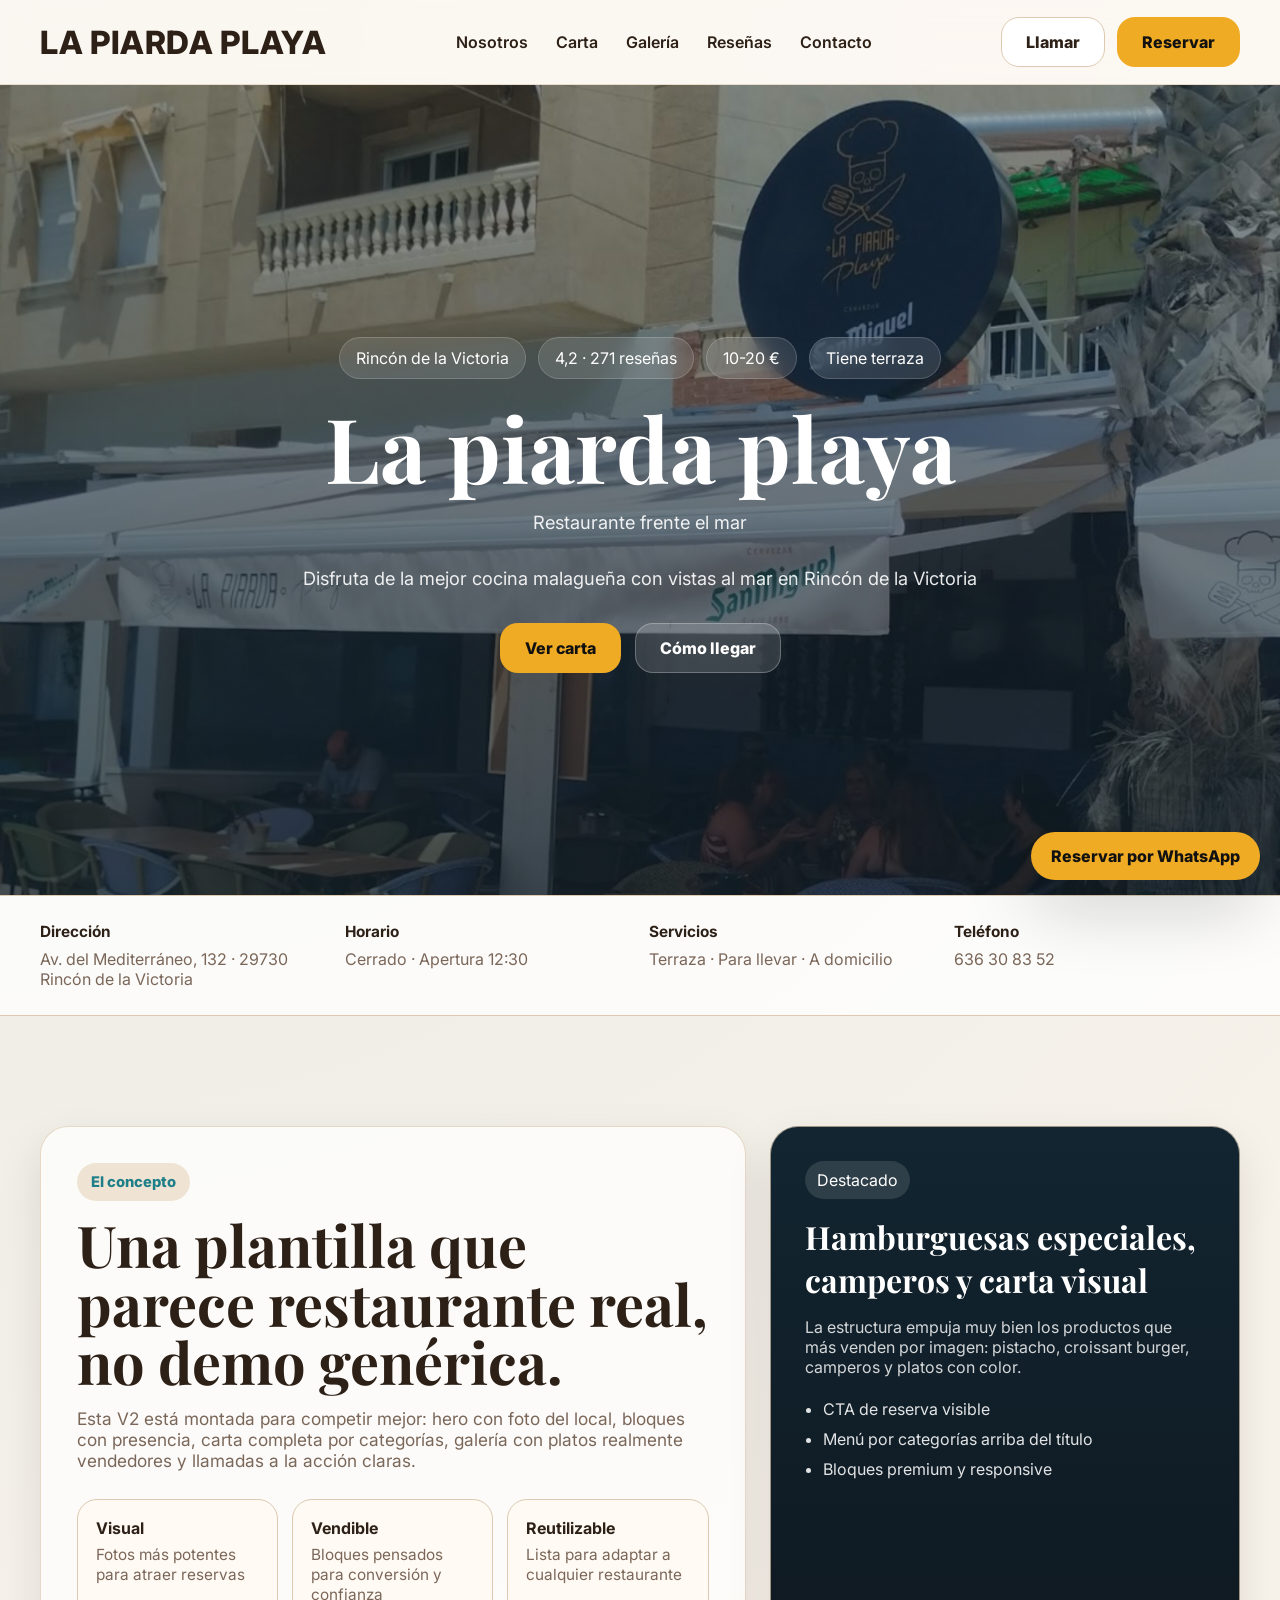
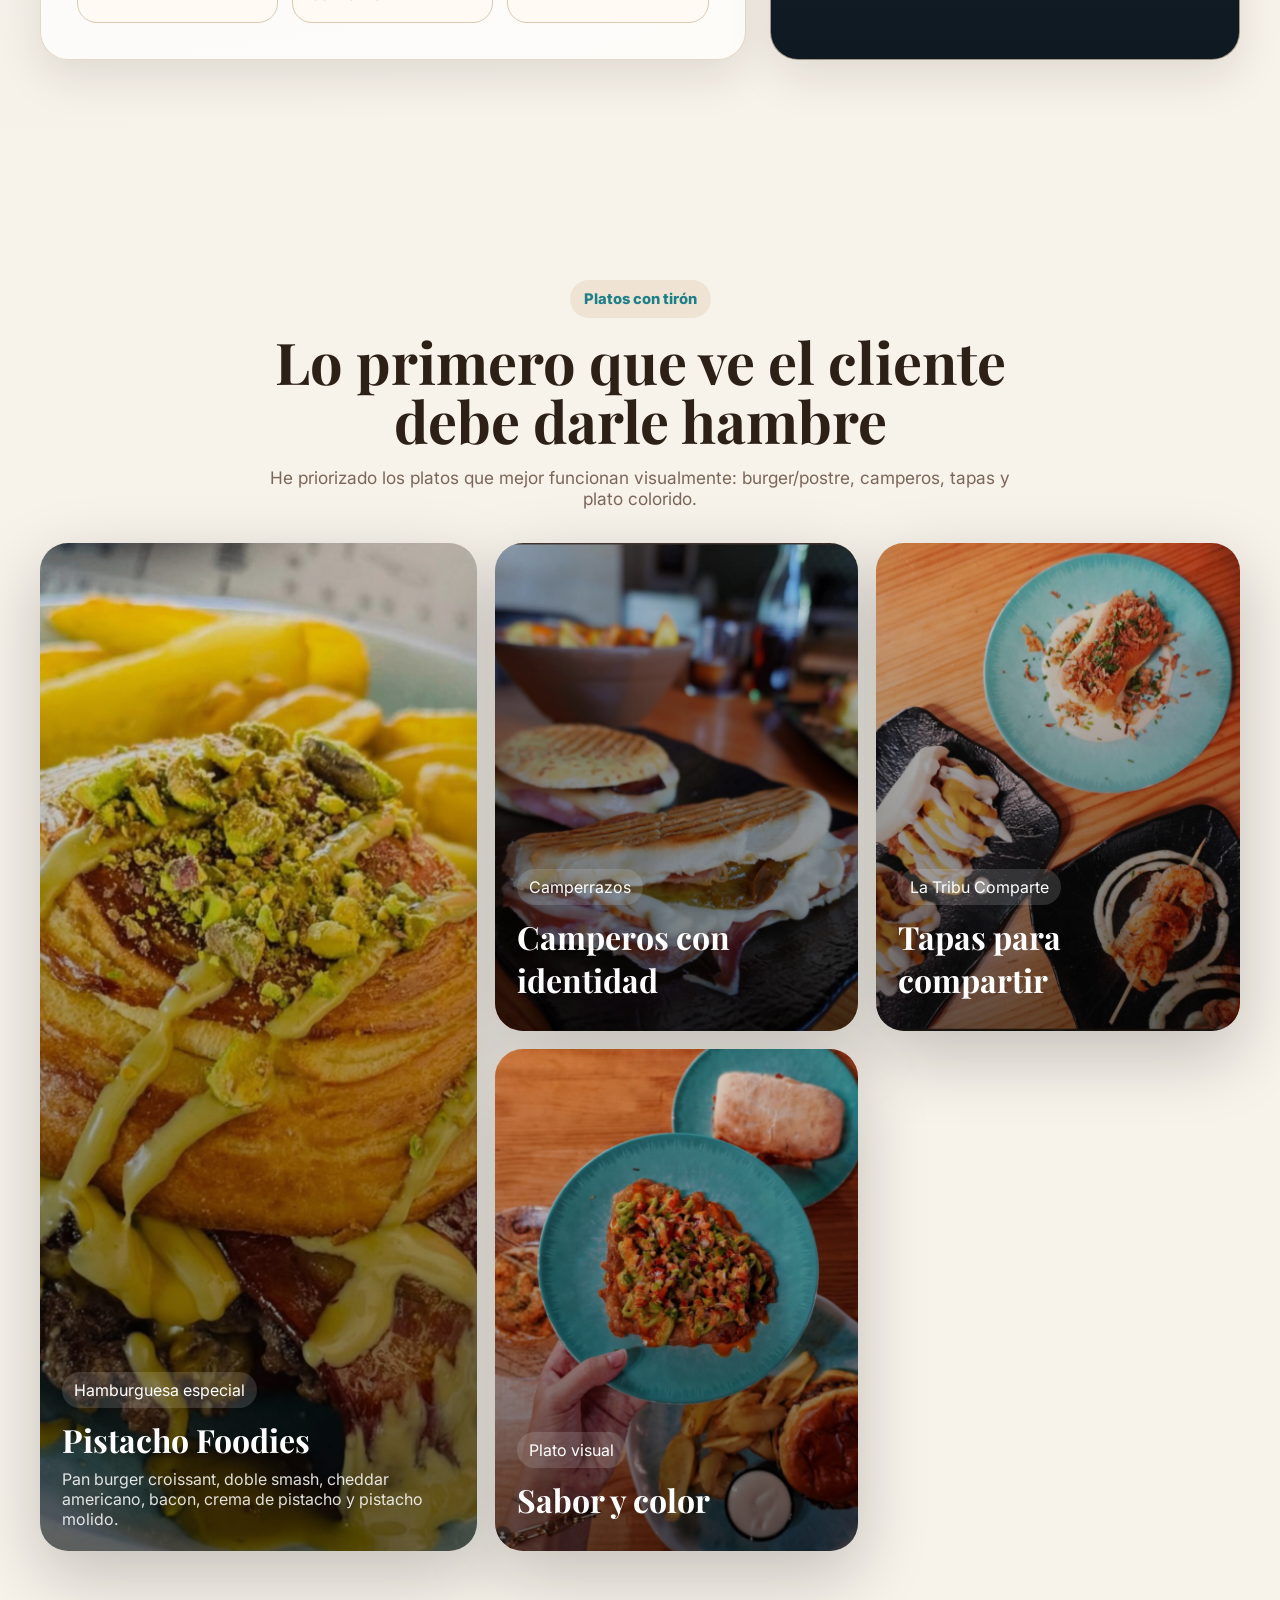
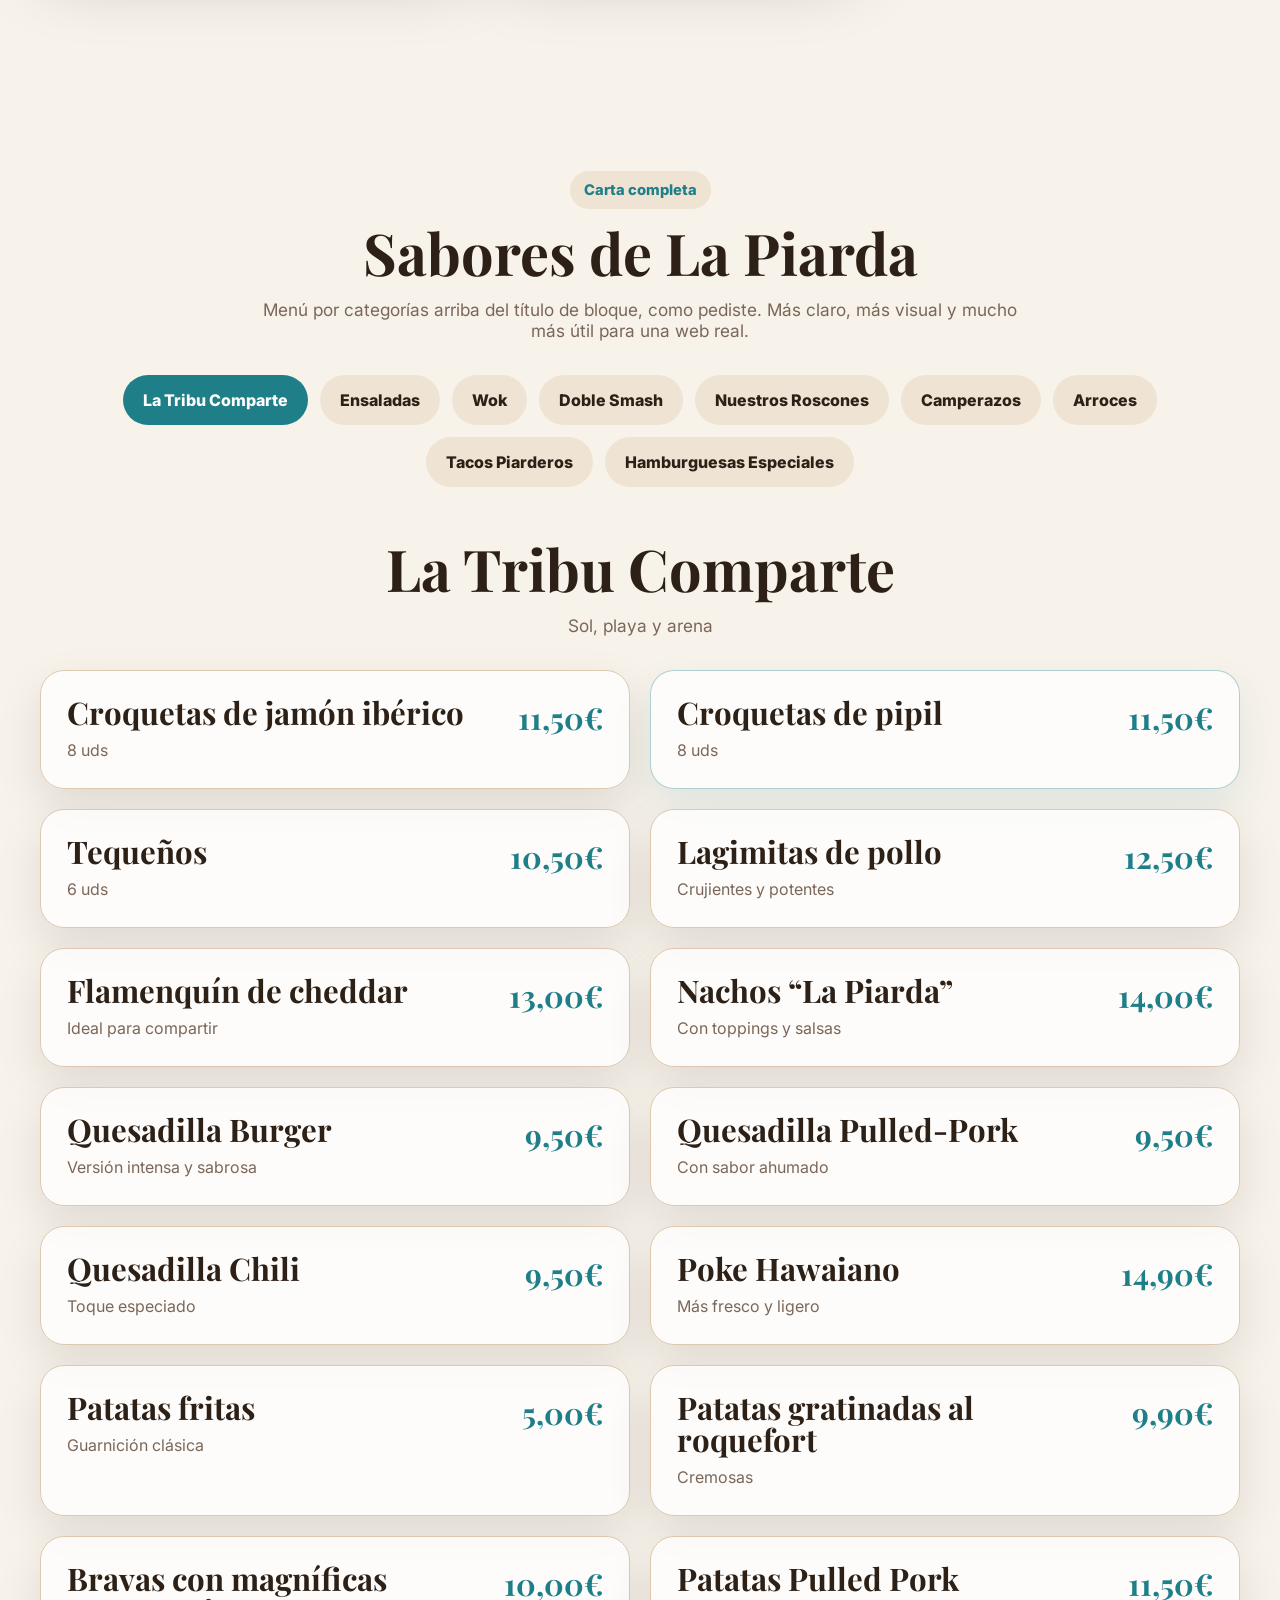
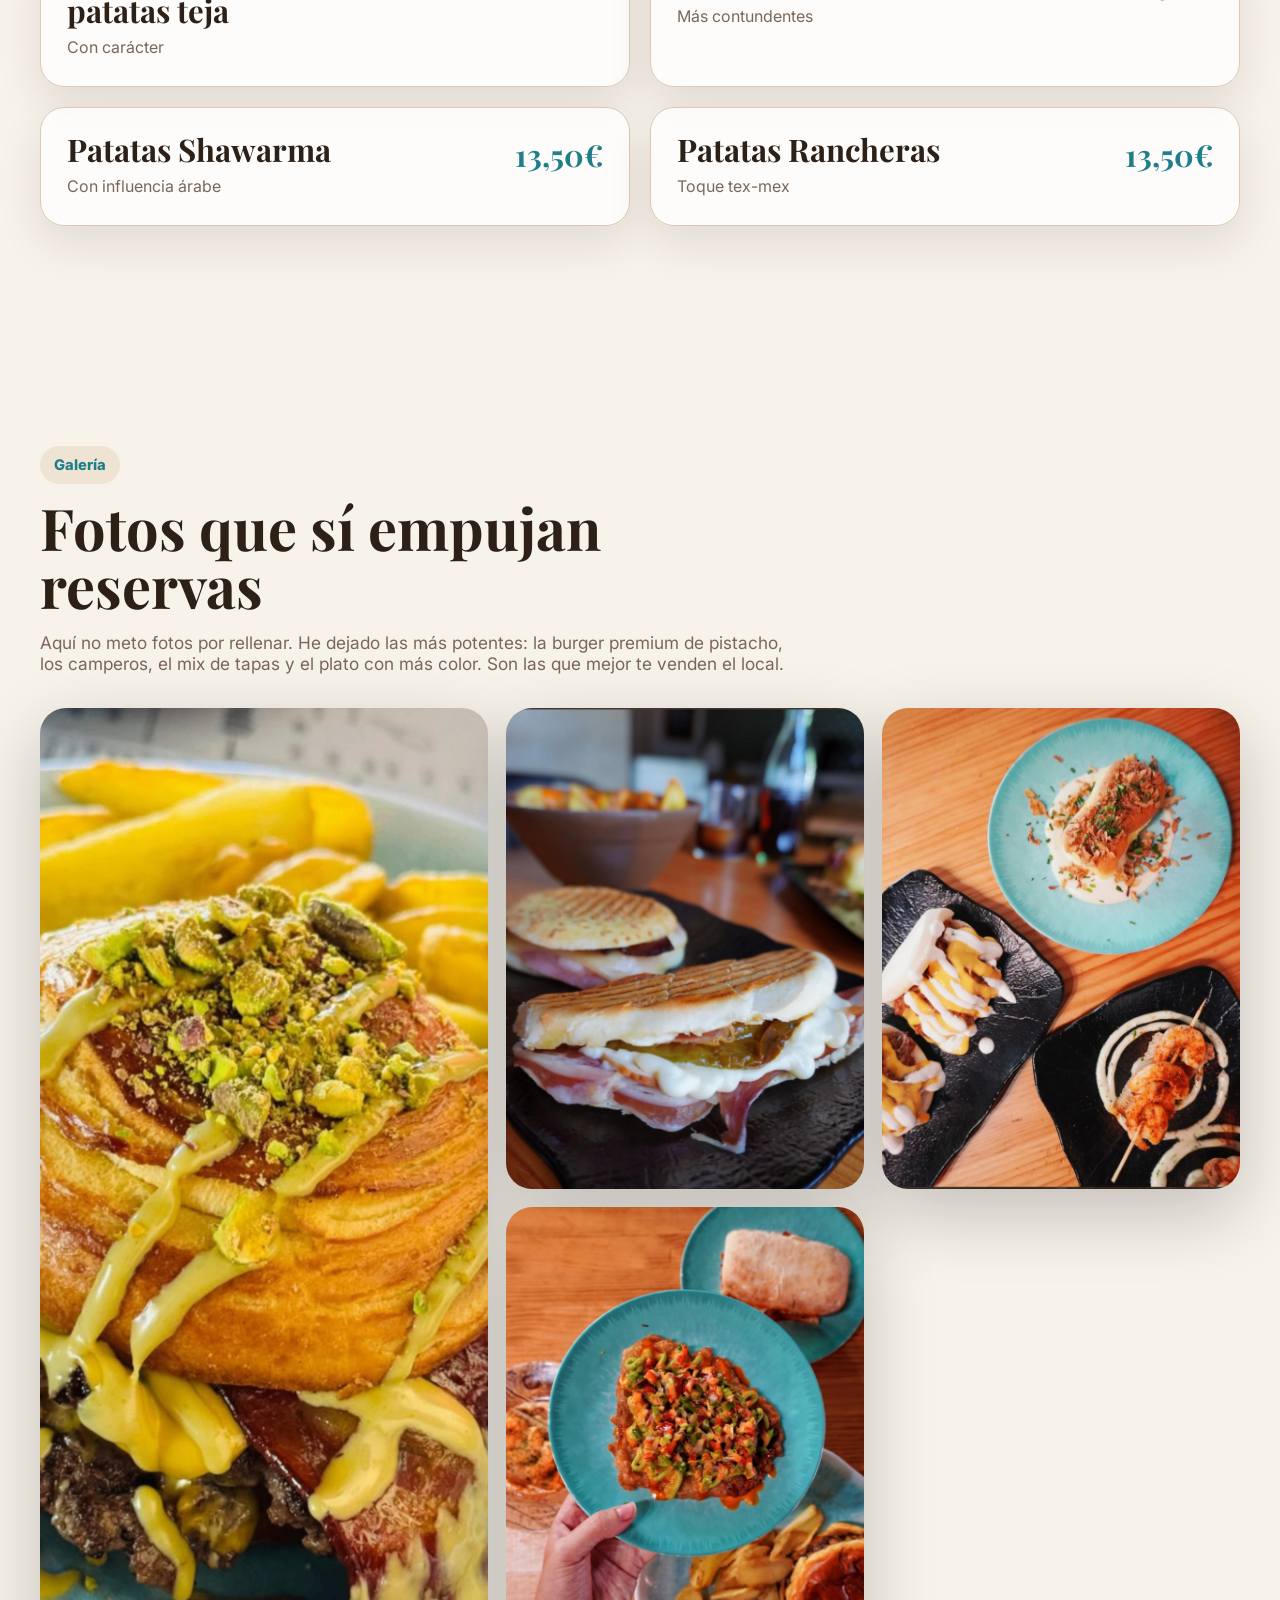
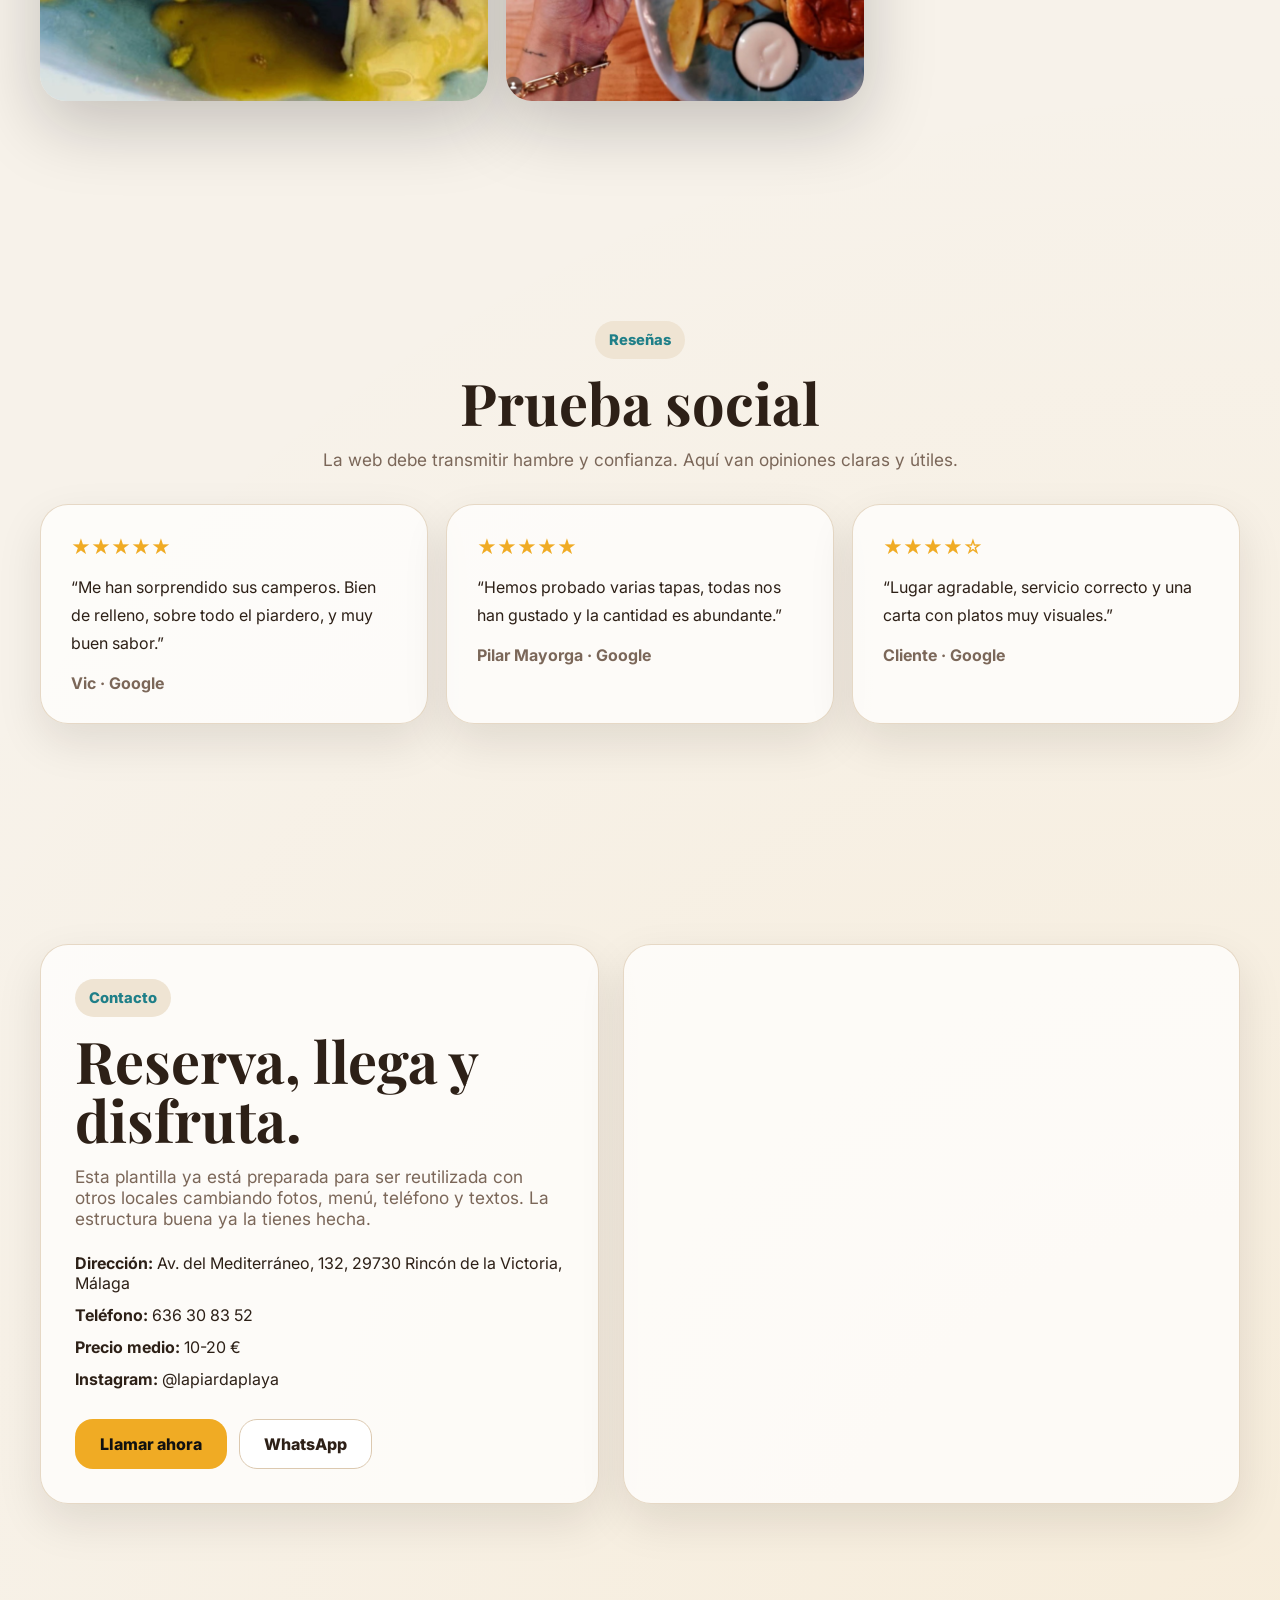
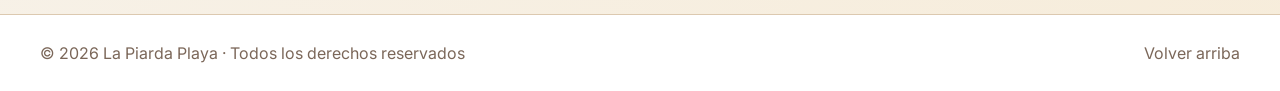
<file: index.html>
<!DOCTYPE html>
<html lang="es">
<head>
  <meta charset="UTF-8" />
  <meta name="viewport" content="width=device-width, initial-scale=1.0" />
  <title>La Piarda Playa | Restaurante en Málaga</title>
<meta name="description" content="Restaurante La Piarda Playa en Málaga. Comida mediterránea frente al mar. Reserva ahora.">
  <meta name="description" content="Plantilla premium para restaurantes inspirada en La Piarda Playa: hero visual, carta completa, galería potente y enfoque a reservas." />
  <meta name="theme-color" content="#10212b" />
  <link rel="preconnect" href="https://fonts.googleapis.com">
  <link rel="preconnect" href="https://fonts.gstatic.com" crossorigin>
  <link href="https://fonts.googleapis.com/css2?family=Playfair+Display:wght@600;700;800&family=Inter:wght@400;500;600;700;800&display=swap" rel="stylesheet">
  <link rel="stylesheet" href="styles.css" />
</head>
<body>
  <a class="floating-cta" href="https://wa.me/34636308352" target="_blank" rel="noopener noreferrer">Reservar por WhatsApp</a>

  <header class="site-header" id="top">
    <div class="container nav">
      <a class="brand" href="#top">LA PIARDA PLAYA</a>

      <nav class="desktop-nav">
        <a href="#concepto">Nosotros</a>
        <a href="#carta">Carta</a>
        <a href="#galeria">Galería</a>
        <a href="#resenas">Reseñas</a>
        <a href="#contacto">Contacto</a>
      </nav>

      <div class="nav-actions">
        <a class="btn btn-soft" href="tel:+34636308352">Llamar</a>
        <a class="btn btn-primary" href="https://wa.me/34636308352" target="_blank" rel="noopener noreferrer">Reservar</a>
      </div>

      <button class="menu-toggle" aria-label="Abrir menú">☰</button>
    </div>

    <div class="mobile-menu">
      <a href="#concepto">Nosotros</a>
      <a href="#carta">Carta</a>
      <a href="#galeria">Galería</a>
      <a href="#resenas">Reseñas</a>
      <a href="#contacto">Contacto</a>
      <a href="tel:+34636308352">Llamar</a>
    </div>
  </header>

  <section class="hero">
    <img src="assets/hero.jpg" alt="Exterior de La Piarda Playa" class="hero-image" />
    <div class="hero-overlay"></div>

    <div class="container hero-content">
      <div class="hero-pills">
        <span>Rincón de la Victoria</span>
        <span>4,2 · 271 reseñas</span>
        <span>10-20 €</span>
        <span>Tiene terraza</span>
      </div>

      <h1>La piarda playa <br></h1>
      <p>
        Restaurante frente el mar
      <p>
      Disfruta de la mejor cocina malagueña con vistas al mar en Rincón de la Victoria
      </p>
      <div class="hero-actions">
        <a class="btn btn-primary" href="#carta">Ver carta</a>
        <a class="btn btn-glass" href="#contacto">Cómo llegar</a>
      </div>
    </div>
  </section>

  <section class="top-info">
    <div class="container top-info-grid">
      <article>
        <strong>Dirección</strong>
        <span>Av. del Mediterráneo, 132 · 29730 Rincón de la Victoria</span>
      </article>
      <article>
        <strong>Horario</strong>
        <span>Cerrado · Apertura 12:30</span>
      </article>
      <article>
        <strong>Servicios</strong>
        <span>Terraza · Para llevar · A domicilio</span>
      </article>
      <article>
        <strong>Teléfono</strong>
        <span>636 30 83 52</span>
      </article>
    </div>
  </section>

  <section class="section concept-section" id="concepto">
    <div class="container concept-grid">
      <div class="section-copy">
        <span class="eyebrow">El concepto</span>
        <h2>Una plantilla que parece restaurante real, no demo genérica.</h2>
        <p>
          Esta V2 está montada para competir mejor: hero con foto del local, bloques con presencia,
          carta completa por categorías, galería con platos realmente vendedores y llamadas a la acción claras.
        </p>
        <div class="concept-highlights">
          <div>
            <strong>Visual</strong>
            <span>Fotos más potentes para atraer reservas</span>
          </div>
          <div>
            <strong>Vendible</strong>
            <span>Bloques pensados para conversión y confianza</span>
          </div>
          <div>
            <strong>Reutilizable</strong>
            <span>Lista para adaptar a cualquier restaurante</span>
          </div>
        </div>
      </div>

      <div class="feature-card">
        <span class="feature-badge">Destacado</span>
        <h3>Hamburguesas especiales, camperos y carta visual</h3>
        <p>
          La estructura empuja muy bien los productos que más venden por imagen:
          pistacho, croissant burger, camperos y platos con color.
        </p>
        <ul>
          <li>CTA de reserva visible</li>
          <li>Menú por categorías arriba del título</li>
          <li>Bloques premium y responsive</li>
        </ul>
      </div>
    </div>
  </section>

  <section class="section signature-section">
    <div class="container">
      <div class="section-heading center">
        <span class="eyebrow">Platos con tirón</span>
        <h2>Lo primero que ve el cliente debe darle hambre</h2>
        <p>He priorizado los platos que mejor funcionan visualmente: burger/postre, camperos, tapas y plato colorido.</p>
      </div>

      <div class="signature-grid">
        <article class="signature-card large">
          <img src="assets/gallery-burger.jpg" alt="Burger premium con pistacho" />
          <div class="signature-copy">
            <span>Hamburguesa especial</span>
            <h3>Pistacho Foodies</h3>
            <p>Pan burger croissant, doble smash, cheddar americano, bacon, crema de pistacho y pistacho molido.</p>
          </div>
        </article>

        <article class="signature-card">
          <img src="assets/gallery-camperos.jpg" alt="Camperos del restaurante" />
          <div class="signature-copy">
            <span>Camperrazos</span>
            <h3>Camperos con identidad</h3>
          </div>
        </article>

        <article class="signature-card">
          <img src="assets/gallery-tapas.jpg" alt="Tapas variadas" />
          <div class="signature-copy">
            <span>La Tribu Comparte</span>
            <h3>Tapas para compartir</h3>
          </div>
        </article>

        <article class="signature-card">
          <img src="assets/gallery-plate.jpg" alt="Plato con colores vivos" />
          <div class="signature-copy">
            <span>Plato visual</span>
            <h3>Sabor y color</h3>
          </div>
        </article>
      </div>
    </div>
  </section>

  <section class="section menu-section" id="carta">
    <div class="container">
      <div class="section-heading center">
        <span class="eyebrow">Carta completa</span>
        <h2>Sabores de La Piarda</h2>
        <p>
          Menú por categorías arriba del título de bloque, como pediste. Más claro, más visual y mucho más útil para una web real.
        </p>
      </div>

      <div class="menu-tabs">
        <button class="tab active" data-category="tribu">La Tribu Comparte</button>
        <button class="tab" data-category="ensaladas">Ensaladas</button>
        <button class="tab" data-category="wok">Wok</button>
        <button class="tab" data-category="smash">Doble Smash</button>
        <button class="tab" data-category="roscones">Nuestros Roscones</button>
        <button class="tab" data-category="camperos">Camperazos</button>
        <button class="tab" data-category="arroces">Arroces</button>
        <button class="tab" data-category="tacos">Tacos Piarderos</button>
        <button class="tab" data-category="burgers">Hamburguesas Especiales</button>
      </div>

      <div class="menu-panel active" data-panel="tribu">
        <div class="menu-panel-header">
          <h3>La Tribu Comparte</h3>
          <p>Sol, playa y arena</p>
        </div>
        <div class="menu-grid">
          <article class="menu-card"><div><h4>Croquetas de jamón ibérico</h4><p>8 uds</p></div><strong>11,50€</strong></article>
          <article class="menu-card featured"><div><h4>Croquetas de pipil</h4><p>8 uds</p></div><strong>11,50€</strong></article>
          <article class="menu-card"><div><h4>Tequeños</h4><p>6 uds</p></div><strong>10,50€</strong></article>
          <article class="menu-card"><div><h4>Lagimitas de pollo</h4><p>Crujientes y potentes</p></div><strong>12,50€</strong></article>
          <article class="menu-card"><div><h4>Flamenquín de cheddar</h4><p>Ideal para compartir</p></div><strong>13,00€</strong></article>
          <article class="menu-card"><div><h4>Nachos “La Piarda”</h4><p>Con toppings y salsas</p></div><strong>14,00€</strong></article>
          <article class="menu-card"><div><h4>Quesadilla Burger</h4><p>Versión intensa y sabrosa</p></div><strong>9,50€</strong></article>
          <article class="menu-card"><div><h4>Quesadilla Pulled-Pork</h4><p>Con sabor ahumado</p></div><strong>9,50€</strong></article>
          <article class="menu-card"><div><h4>Quesadilla Chili</h4><p>Toque especiado</p></div><strong>9,50€</strong></article>
          <article class="menu-card"><div><h4>Poke Hawaiano</h4><p>Más fresco y ligero</p></div><strong>14,90€</strong></article>
          <article class="menu-card"><div><h4>Patatas fritas</h4><p>Guarnición clásica</p></div><strong>5,00€</strong></article>
          <article class="menu-card"><div><h4>Patatas gratinadas al roquefort</h4><p>Cremosas</p></div><strong>9,90€</strong></article>
          <article class="menu-card"><div><h4>Bravas con magníficas patatas teja</h4><p>Con carácter</p></div><strong>10,00€</strong></article>
          <article class="menu-card"><div><h4>Patatas Pulled Pork</h4><p>Más contundentes</p></div><strong>11,50€</strong></article>
          <article class="menu-card"><div><h4>Patatas Shawarma</h4><p>Con influencia árabe</p></div><strong>13,50€</strong></article>
          <article class="menu-card"><div><h4>Patatas Rancheras</h4><p>Toque tex-mex</p></div><strong>13,50€</strong></article>
        </div>
      </div>

      <div class="menu-panel" data-panel="ensaladas">
        <div class="menu-panel-header">
          <h3>Ensaladas</h3>
          <p>Opciones frescas</p>
        </div>
        <div class="menu-grid">
          <article class="menu-card"><div><h4>Mixta</h4><p>Atún, lechuga, tomate, cebolla morada y maíz</p></div><strong>9,50€</strong></article>
          <article class="menu-card featured"><div><h4>Cesar</h4><p>Tiras de pollo crujiente, parmesano, lechuga, tomate cherry, picatostes y salsa césar</p></div><strong>12,90€</strong></article>
          <article class="menu-card"><div><h4>De Cabra</h4><p>Tiras de pollo crujiente, queso de cabra, lechuga, tomate cherry, cebolla crujiente y salsa miel-mostaza</p></div><strong>12,90€</strong></article>
        </div>
      </div>

      <div class="menu-panel" data-panel="wok">
        <div class="menu-panel-header">
          <h3>Wok</h3>
          <p>Elegir entre arroz o noodles</p>
        </div>
        <div class="menu-grid">
          <article class="menu-card"><div><h4>Verduras</h4><p>Ligero y sabroso</p></div><strong>11,50€</strong></article>
          <article class="menu-card"><div><h4>Pollo</h4><p>Más proteína</p></div><strong>13,00€</strong></article>
          <article class="menu-card"><div><h4>Gambas</h4><p>Perfil marino</p></div><strong>13,00€</strong></article>
          <article class="menu-card featured"><div><h4>Pollo y gambas</h4><p>La combinación más completa</p></div><strong>14,00€</strong></article>
        </div>
      </div>

      <div class="menu-panel" data-panel="smash">
        <div class="menu-panel-header">
          <h3>Doble Smash</h3>
          <p>Carne y queso con pegada</p>
        </div>
        <div class="menu-grid">
          <article class="menu-card"><div><h4>Doble Smash Bacon Burger</h4><p>Bacon y salsa cheddar</p></div><strong>11,00€</strong></article>
          <article class="menu-card"><div><h4>Doble Smash Burger Cabramelizada</h4><p>Queso de cabra y cebolla caramelizada</p></div><strong>12,00€</strong></article>
          <article class="menu-card featured"><div><h4>Doble Smash Burger Original</h4><p>Cheddar americano, cebolla en mantequilla, pepinillo agridulce y auténtica salsa burger</p></div><strong>12,00€</strong></article>
        </div>
      </div>

      <div class="menu-panel" data-panel="roscones">
        <div class="menu-panel-header">
          <h3>Nuestros Roscones</h3>
          <p>Para nuestros piarderos vegetarianos, la carne se puede quitar</p>
        </div>
        <div class="menu-grid">
          <article class="menu-card"><div><h4>Serranito</h4><p>Pollo o lomo, jamón serrano, pimiento y mayonesa</p></div><strong>13,00€</strong></article>
          <article class="menu-card"><div><h4>Curry</h4><p>Pollo o lomo, queso, cebolla morada y mayonesa al curry</p></div><strong>13,00€</strong></article>
          <article class="menu-card"><div><h4>Roquefort</h4><p>Pollo o lomo, jamón serrano y roquefort</p></div><strong>13,00€</strong></article>
          <article class="menu-card"><div><h4>La Tribu</h4><p>Pollo o lomo, bacon, queso, lechuga, tomate y mayonesa</p></div><strong>13,00€</strong></article>
          <article class="menu-card"><div><h4>BBQ</h4><p>Pollo o lomo, cebolla en mantequilla, queso y salsa BBQ</p></div><strong>13,00€</strong></article>
          <article class="menu-card"><div><h4>Picantón</h4><p>Pollo o lomo, queso, cebolla crujiente y salsa brava</p></div><strong>13,00€</strong></article>
          <article class="menu-card"><div><h4>Cabramelizado</h4><p>Pollo o lomo, queso de cabra y cebolla caramelizada</p></div><strong>13,00€</strong></article>
          <article class="menu-card featured"><div><h4>Shawarma</h4><p>Carne de shawarma, queso, lechuga, hummus, cebolla morada y salsa yoghurt</p></div><strong>13,00€</strong></article>
        </div>
      </div>

      <div class="menu-panel" data-panel="camperos">
        <div class="menu-panel-header">
          <h3>Camperazos</h3>
          <p>La parte más reconocible del local</p>
        </div>
        <div class="menu-grid">
          <article class="menu-card"><div><h4>Normal</h4><p>Jamón, queso, tomate, lechuga y mayonesa</p></div><strong>5,80€</strong></article>
          <article class="menu-card"><div><h4>Atún</h4><p>Atún, jamón, queso, tomate, lechuga y mayonesa</p></div><strong>6,80€</strong></article>
          <article class="menu-card"><div><h4>Inglés</h4><p>Bacon, huevo, jamón, queso, tomate, lechuga y mayonesa</p></div><strong>6,80€</strong></article>
          <article class="menu-card"><div><h4>Pollo</h4><p>Pollo, jamón, queso, tomate, lechuga y mayonesa</p></div><strong>6,80€</strong></article>
          <article class="menu-card"><div><h4>Lomo</h4><p>Lomo, jamón, cheddar americano, tomate, lechuga y mayonesa</p></div><strong>6,80€</strong></article>
          <article class="menu-card"><div><h4>Pastela</h4><p>Carne de pollo con especias árabes, crema agria y toque de canela con azúcar glas</p></div><strong>7,50€</strong></article>
          <article class="menu-card"><div><h4>Africano</h4><p>Pollo, queso, cebolla caramelizada y mayonesa al curry</p></div><strong>7,50€</strong></article>
          <article class="menu-card"><div><h4>Serranito</h4><p>Lomo, jamón serrano, queso, pimiento, tomate y mayonesa</p></div><strong>7,50€</strong></article>
          <article class="menu-card"><div><h4>Aragón</h4><p>Pollo, bacon, huevo, cebolla caramelizada y crema agria</p></div><strong>7,80€</strong></article>
          <article class="menu-card"><div><h4>Cheddar</h4><p>Pollo, bacon, pork, queso, lechuga, tomate con toque de mayonesa y salsa cheddar</p></div><strong>7,80€</strong></article>
          <article class="menu-card featured"><div><h4>Piardero</h4><p>Pollo, bacon, jamón, huevo, queso, tomate, lechuga, mayonesa y ketchup al toque de pimienta</p></div><strong>7,80€</strong></article>
          <article class="menu-card"><div><h4>Pulled Pork</h4><p>Pulled Pork BBQ, cebolla mantequilla, jamón, queso, tomate y lechuga</p></div><strong>7,80€</strong></article>
        </div>
      </div>

      <div class="menu-panel" data-panel="arroces">
        <div class="menu-panel-header">
          <h3>Arroces</h3>
          <p>Mínimo dos personas</p>
        </div>
        <div class="menu-grid">
          <article class="menu-card"><div><h4>Mar y Granja</h4><p>Langostinos, mejillones y pollo · 15,50€ por persona / 26,50€ para dos</p></div><strong>Desde 15,50€</strong></article>
          <article class="menu-card"><div><h4>Ibérico</h4><p>Secreto ibérico, chorizo ibérico y champiñones · 17,00€ por persona</p></div><strong>17,00€</strong></article>
          <article class="menu-card featured"><div><h4>Arroz Negro</h4><p>Langostinos, pulpo y alioli con toque de pimentón de la Vera · 17,00€ por persona</p></div><strong>17,00€</strong></article>
        </div>
      </div>

      <div class="menu-panel" data-panel="tacos">
        <div class="menu-panel-header">
          <h3>Tacos Piarderos</h3>
          <p>Dos piezas, mucho sabor</p>
        </div>
        <div class="menu-grid">
          <article class="menu-card"><div><h4>Tacos Chidos</h4><p>Pollo picante, cheddar americano, cebolla encurtida, guacamole y lima · 2 uds</p></div><strong>8,50€</strong></article>
          <article class="menu-card featured"><div><h4>Tacos Japo</h4><p>Atún marinado en base de arroz, crema agria, mayonesa de kimchi y sriracha con toque crujiente de totopos y lima · 2 uds</p></div><strong>10,50€</strong></article>
        </div>
      </div>

      <div class="menu-panel" data-panel="burgers">
        <div class="menu-panel-header">
          <h3>Hamburguesas Especiales</h3>
          <p>Doble smash de 180g de ternera simmental de la mejor calidad, sabor y textura</p>
        </div>
        <div class="menu-grid">
          <article class="menu-card"><div><h4>Cheese Lover</h4><p>Doble Smash Burger · con aros crujientes de gouda, cheddar americano, cebolla caramelizada y crema agria</p></div><strong>12,00€</strong></article>
          <article class="menu-card"><div><h4>Donut Glass</h4><p>Doble Smash Burger · con cheddar americano, bacon, cochinita pibil y salsa cheddar</p></div><strong>14,50€</strong></article>
          <article class="menu-card"><div><h4>Lotus Croissant</h4><p>Pan burger croissant · Doble Smash Burger · con cheddar americano, bacon, crema de galleta lotus y crumble lotus</p></div><strong>14,50€</strong></article>
          <article class="menu-card featured"><div><h4>Pistacho Foodies</h4><p>Pan burger croissant · Doble Smash Burger · con cheddar americano, bacon, crema de pistacho y pistacho molido</p></div><strong>14,50€</strong></article>
        </div>
      </div>
    </div>
  </section>

  <section class="section gallery-section" id="galeria">
    <div class="container">
      <div class="section-heading">
        <span class="eyebrow">Galería</span>
        <h2>Fotos que sí empujan reservas</h2>
        <p>
          Aquí no meto fotos por rellenar. He dejado las más potentes: la burger premium de pistacho,
          los camperos, el mix de tapas y el plato con más color. Son las que mejor te venden el local.
        </p>
      </div>

      <div class="gallery-grid">
        <article class="gallery-item hero-shot">
          <img src="assets/gallery-burger.jpg" alt="Hamburguesa premium con pistacho" />
        </article>
        <article class="gallery-item">
          <img src="assets/gallery-camperos.jpg" alt="Camperos" />
        </article>
        <article class="gallery-item">
          <img src="assets/gallery-tapas.jpg" alt="Tapas variadas" />
        </article>
        <article class="gallery-item">
          <img src="assets/gallery-plate.jpg" alt="Plato colorido" />
        </article>
      </div>
    </div>
  </section>

  <section class="section reviews-section" id="resenas">
    <div class="container">
      <div class="section-heading center">
        <span class="eyebrow">Reseñas</span>
        <h2>Prueba social</h2>
        <p>La web debe transmitir hambre y confianza. Aquí van opiniones claras y útiles.</p>
      </div>

      <div class="reviews-grid">
        <article class="review-card">
          <div class="stars">★★★★★</div>
          <p>“Me han sorprendido sus camperos. Bien de relleno, sobre todo el piardero, y muy buen sabor.”</p>
          <span>Vic · Google</span>
        </article>
        <article class="review-card">
          <div class="stars">★★★★★</div>
          <p>“Hemos probado varias tapas, todas nos han gustado y la cantidad es abundante.”</p>
          <span>Pilar Mayorga · Google</span>
        </article>
        <article class="review-card">
          <div class="stars">★★★★☆</div>
          <p>“Lugar agradable, servicio correcto y una carta con platos muy visuales.”</p>
          <span>Cliente · Google</span>
        </article>
      </div>
    </div>
  </section>

  <section class="section contact-section" id="contacto">
    <div class="container contact-grid">
      <div class="contact-copy">
        <span class="eyebrow">Contacto</span>
        <h2>Reserva, llega y disfruta.</h2>
        <p>
          Esta plantilla ya está preparada para ser reutilizada con otros locales cambiando fotos, menú,
          teléfono y textos. La estructura buena ya la tienes hecha.
        </p>

        <ul class="contact-list">
          <li><strong>Dirección:</strong> Av. del Mediterráneo, 132, 29730 Rincón de la Victoria, Málaga</li>
          <li><strong>Teléfono:</strong> 636 30 83 52</li>
          <li><strong>Precio medio:</strong> 10-20 €</li>
          <li><strong>Instagram:</strong> @lapiardaplaya</li>
        </ul>

        <div class="contact-actions">
          <a class="btn btn-primary" href="tel:+34636308352">Llamar ahora</a>
          <a class="btn btn-soft" href="https://wa.me/34636308352" target="_blank" rel="noopener noreferrer">WhatsApp</a>
        </div>
      </div>

      <div class="map-card">
        <iframe title="Mapa La Piarda Playa" src="https://www.google.com/maps?q=Av.%20del%20Mediterr%C3%A1neo%20132%20Rinc%C3%B3n%20de%20la%20Victoria%20M%C3%A1laga&output=embed" loading="lazy"></iframe>
      </div>
    </div>
  </section>

  <footer class="site-footer">
    <div class="container footer-wrap">
      <span>© 2026 La Piarda Playa · Todos los derechos reservados</span>
      <a href="#top">Volver arriba</a>
    </div>
  </footer>

  <script src="script.js"></script>
</body>
</html>
</file>
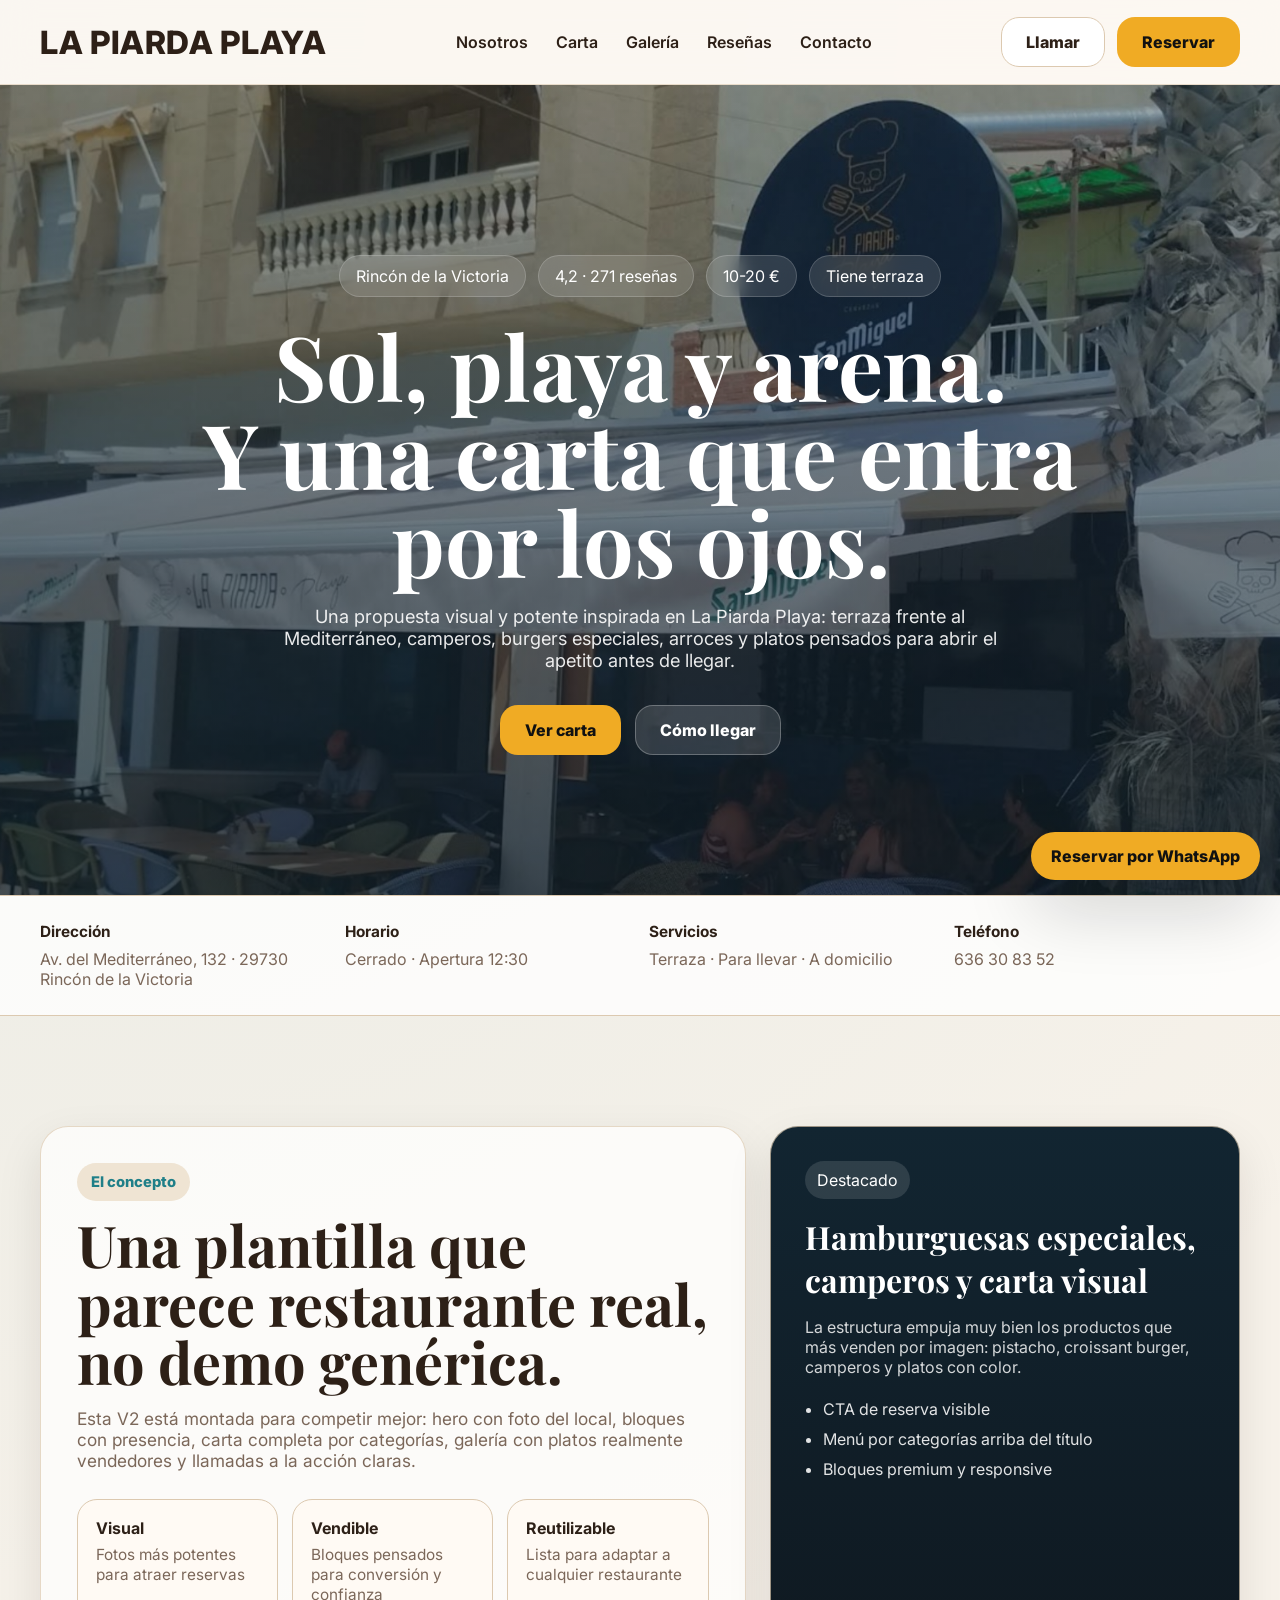
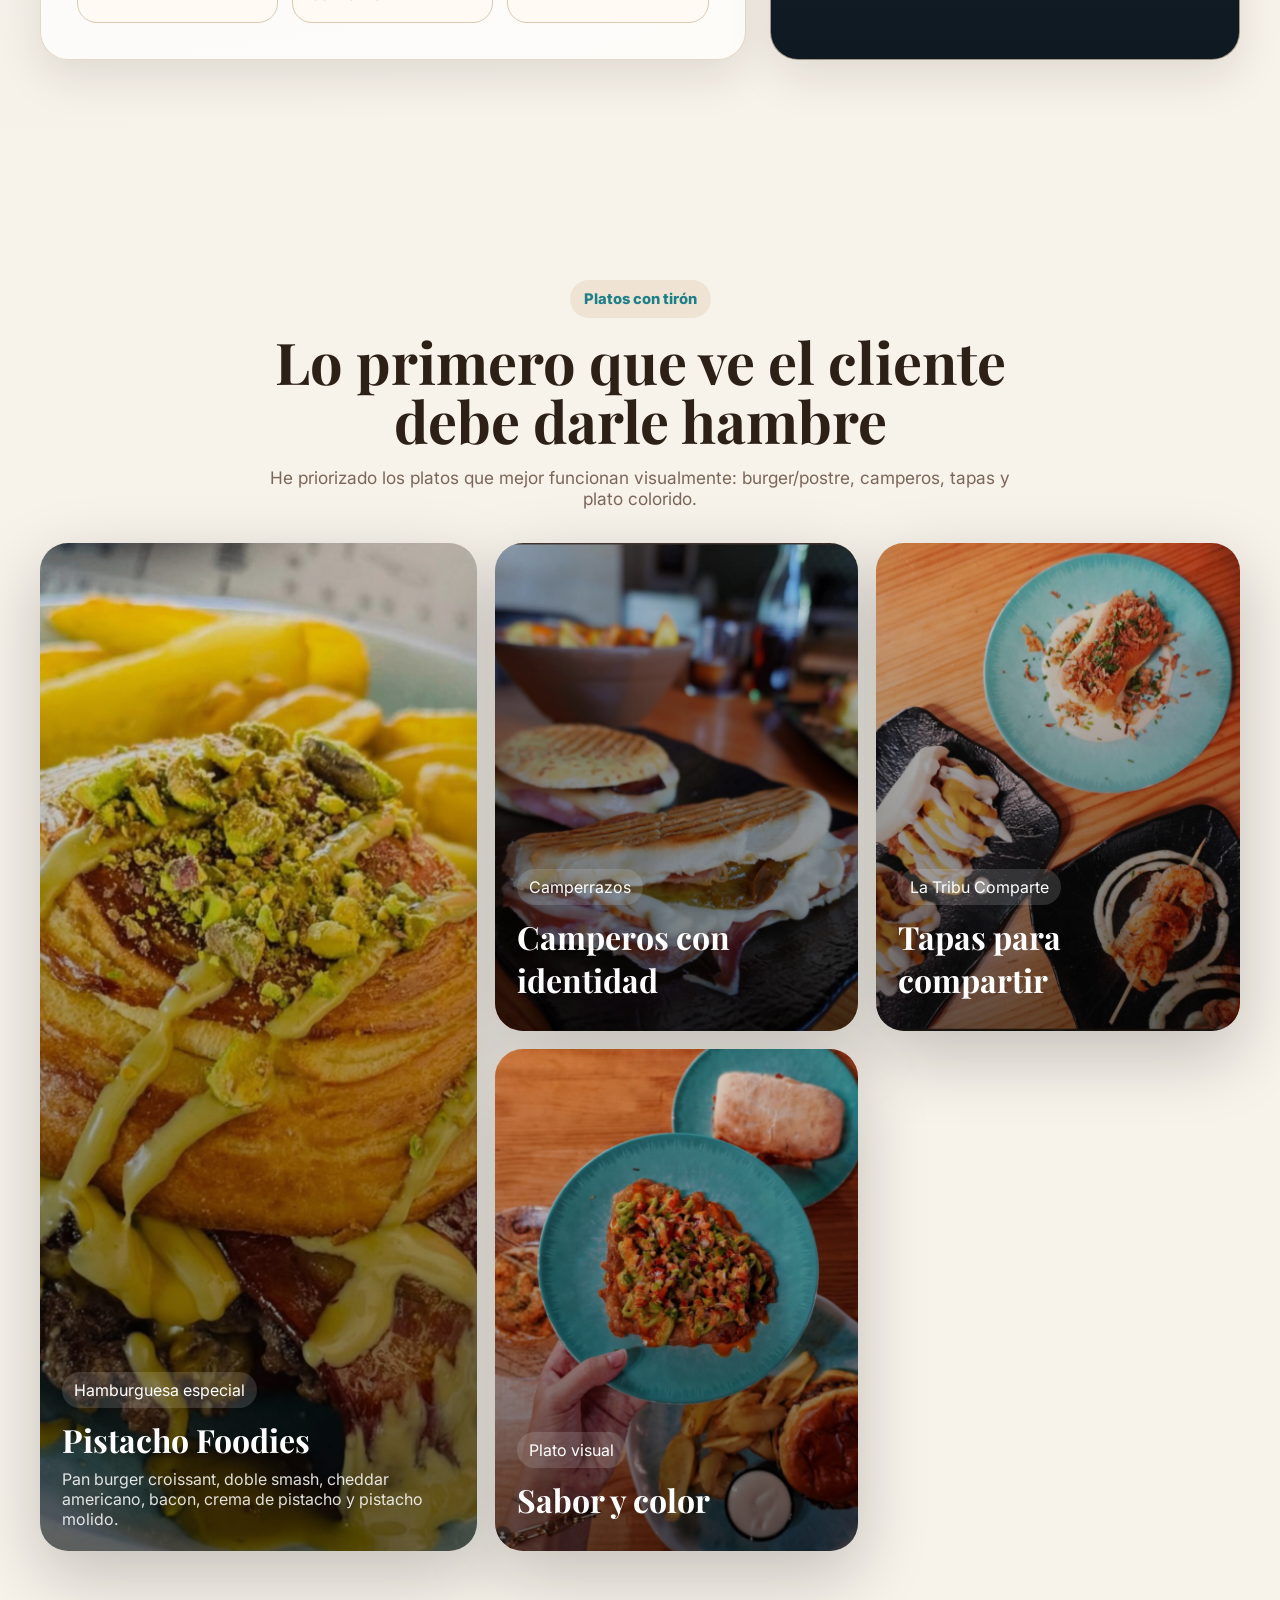
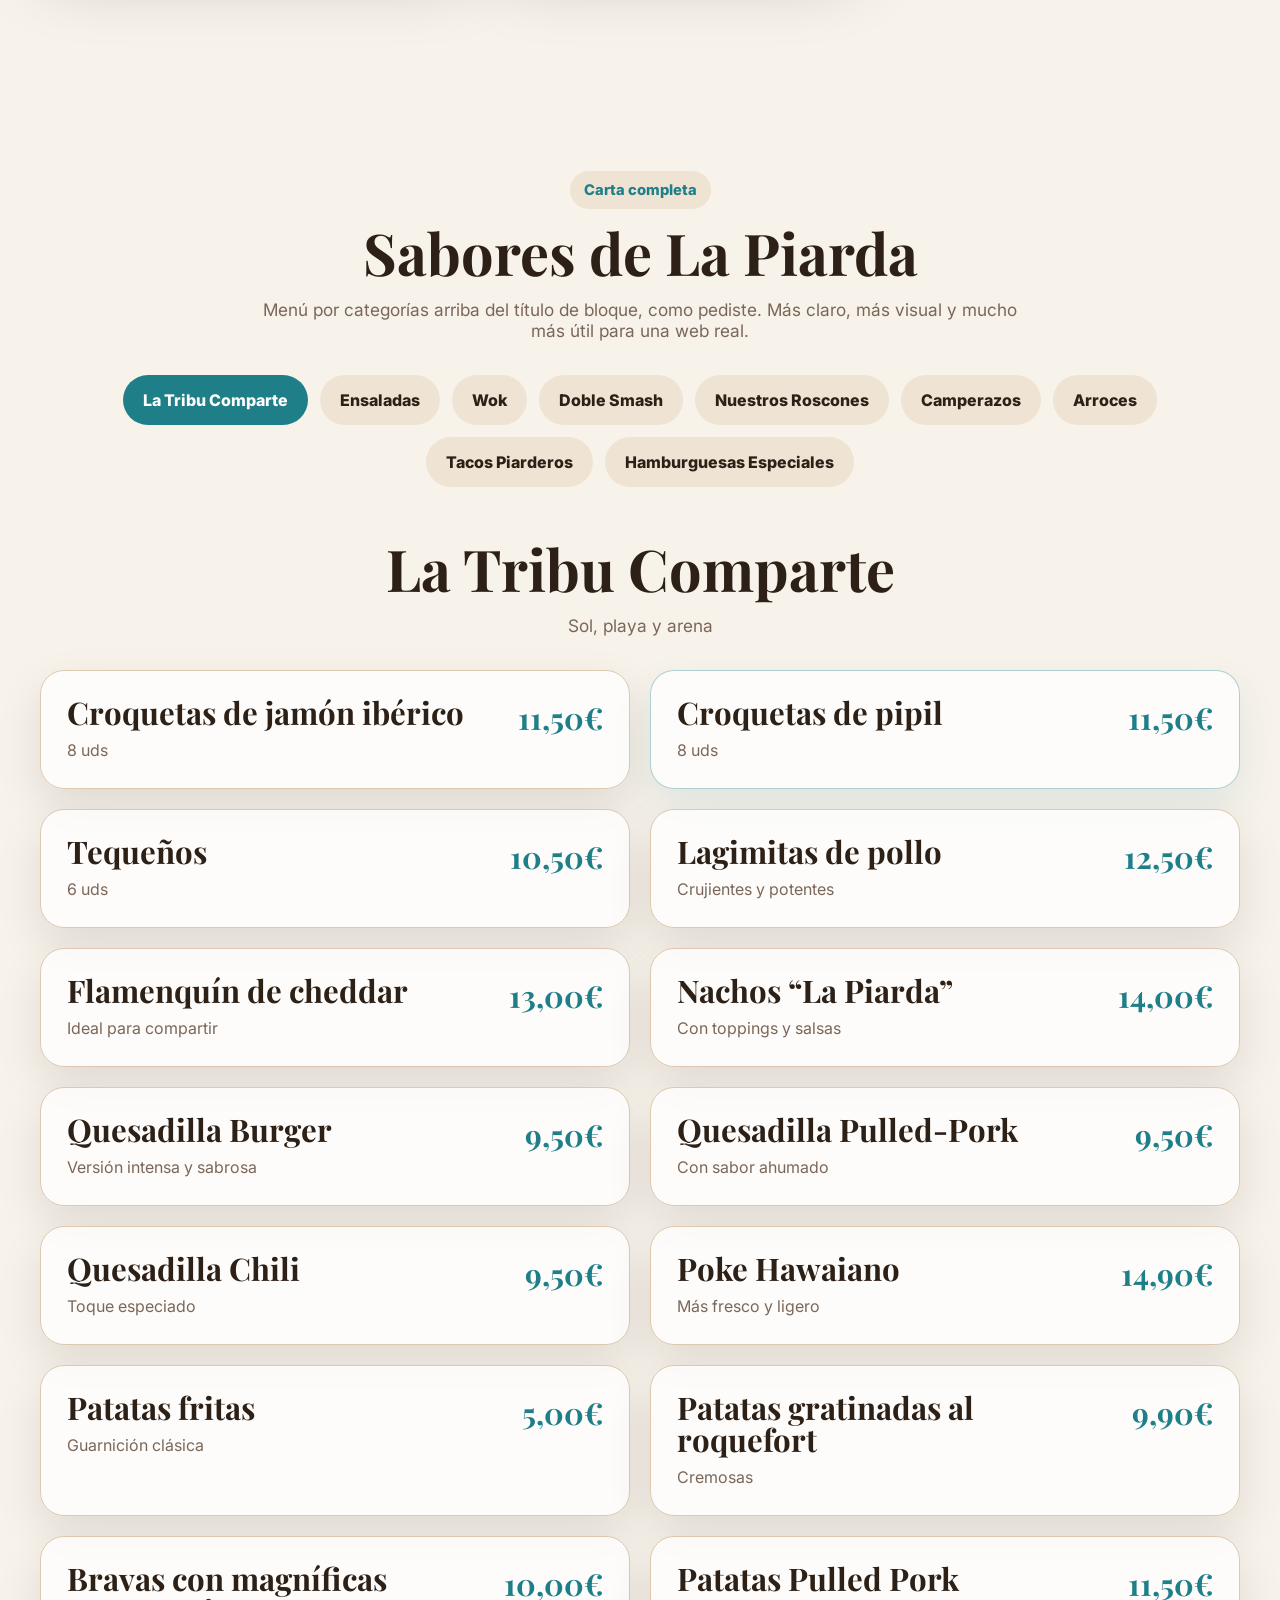
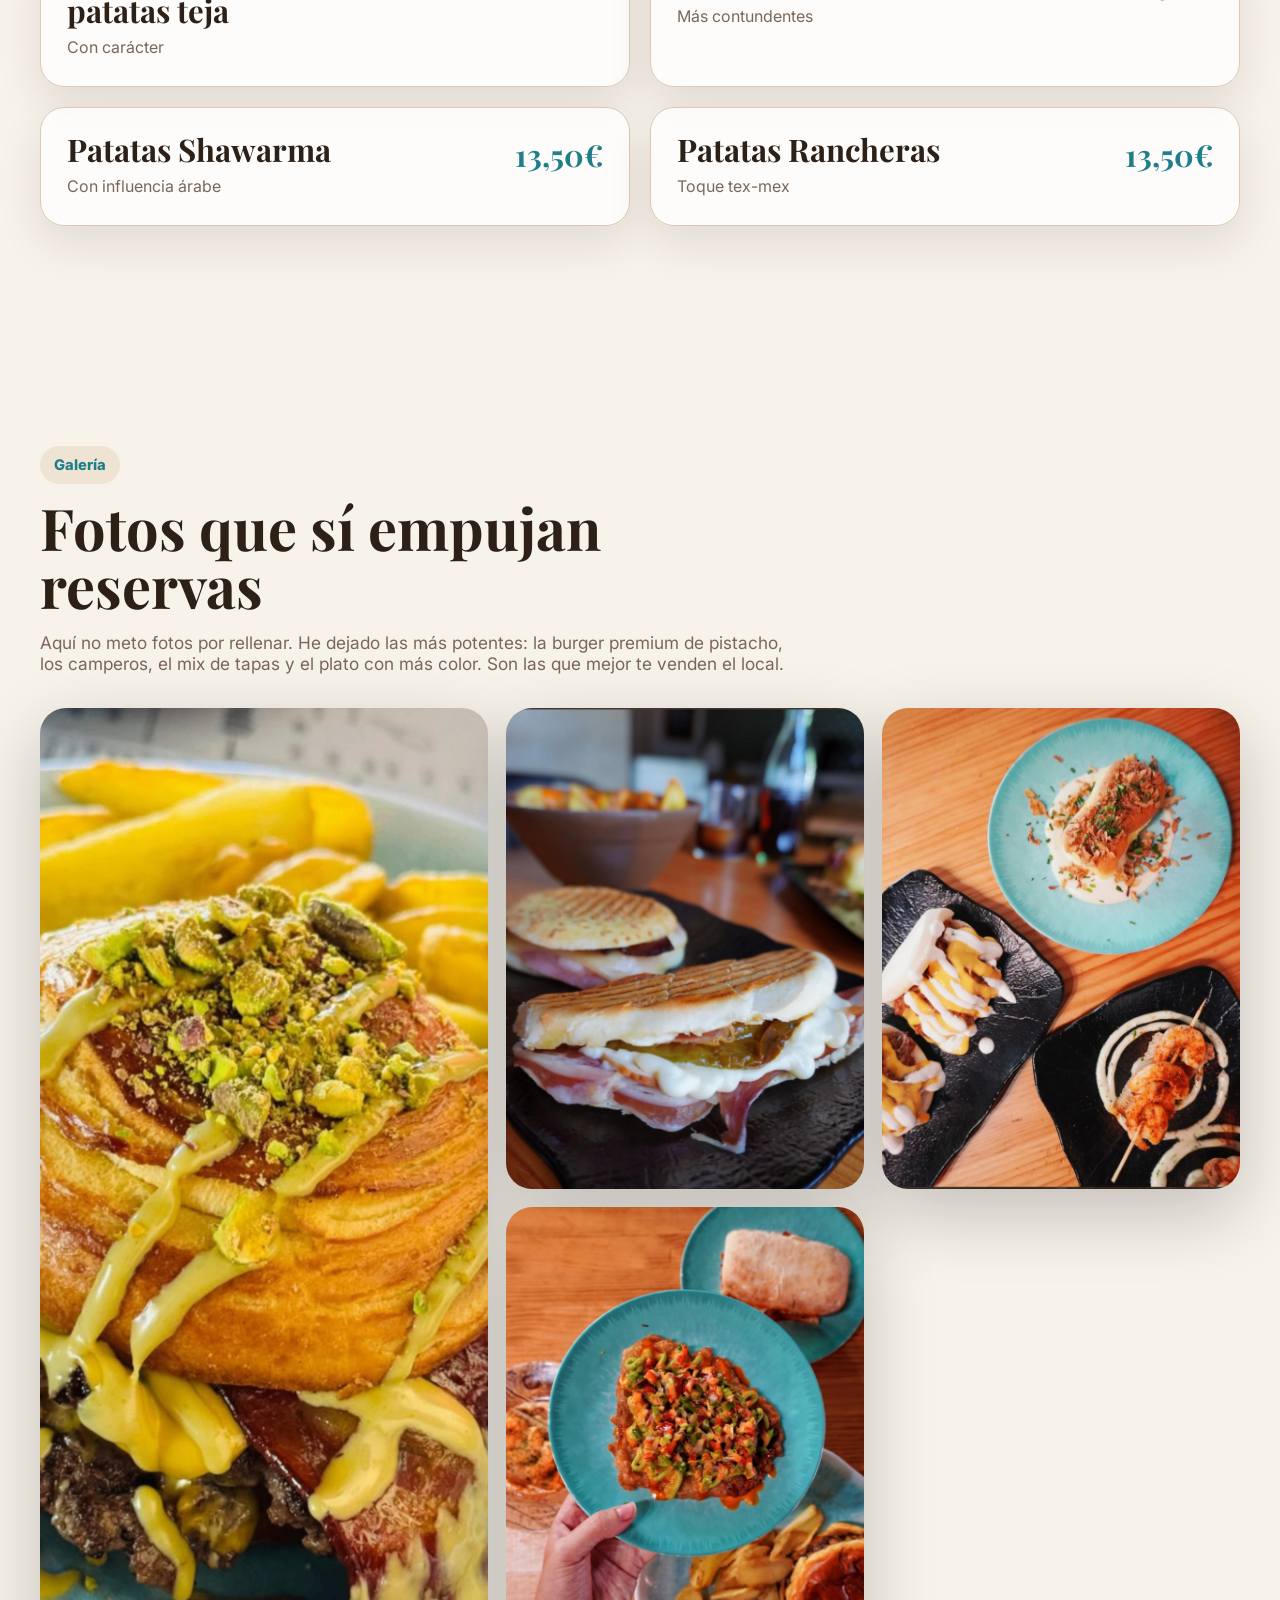
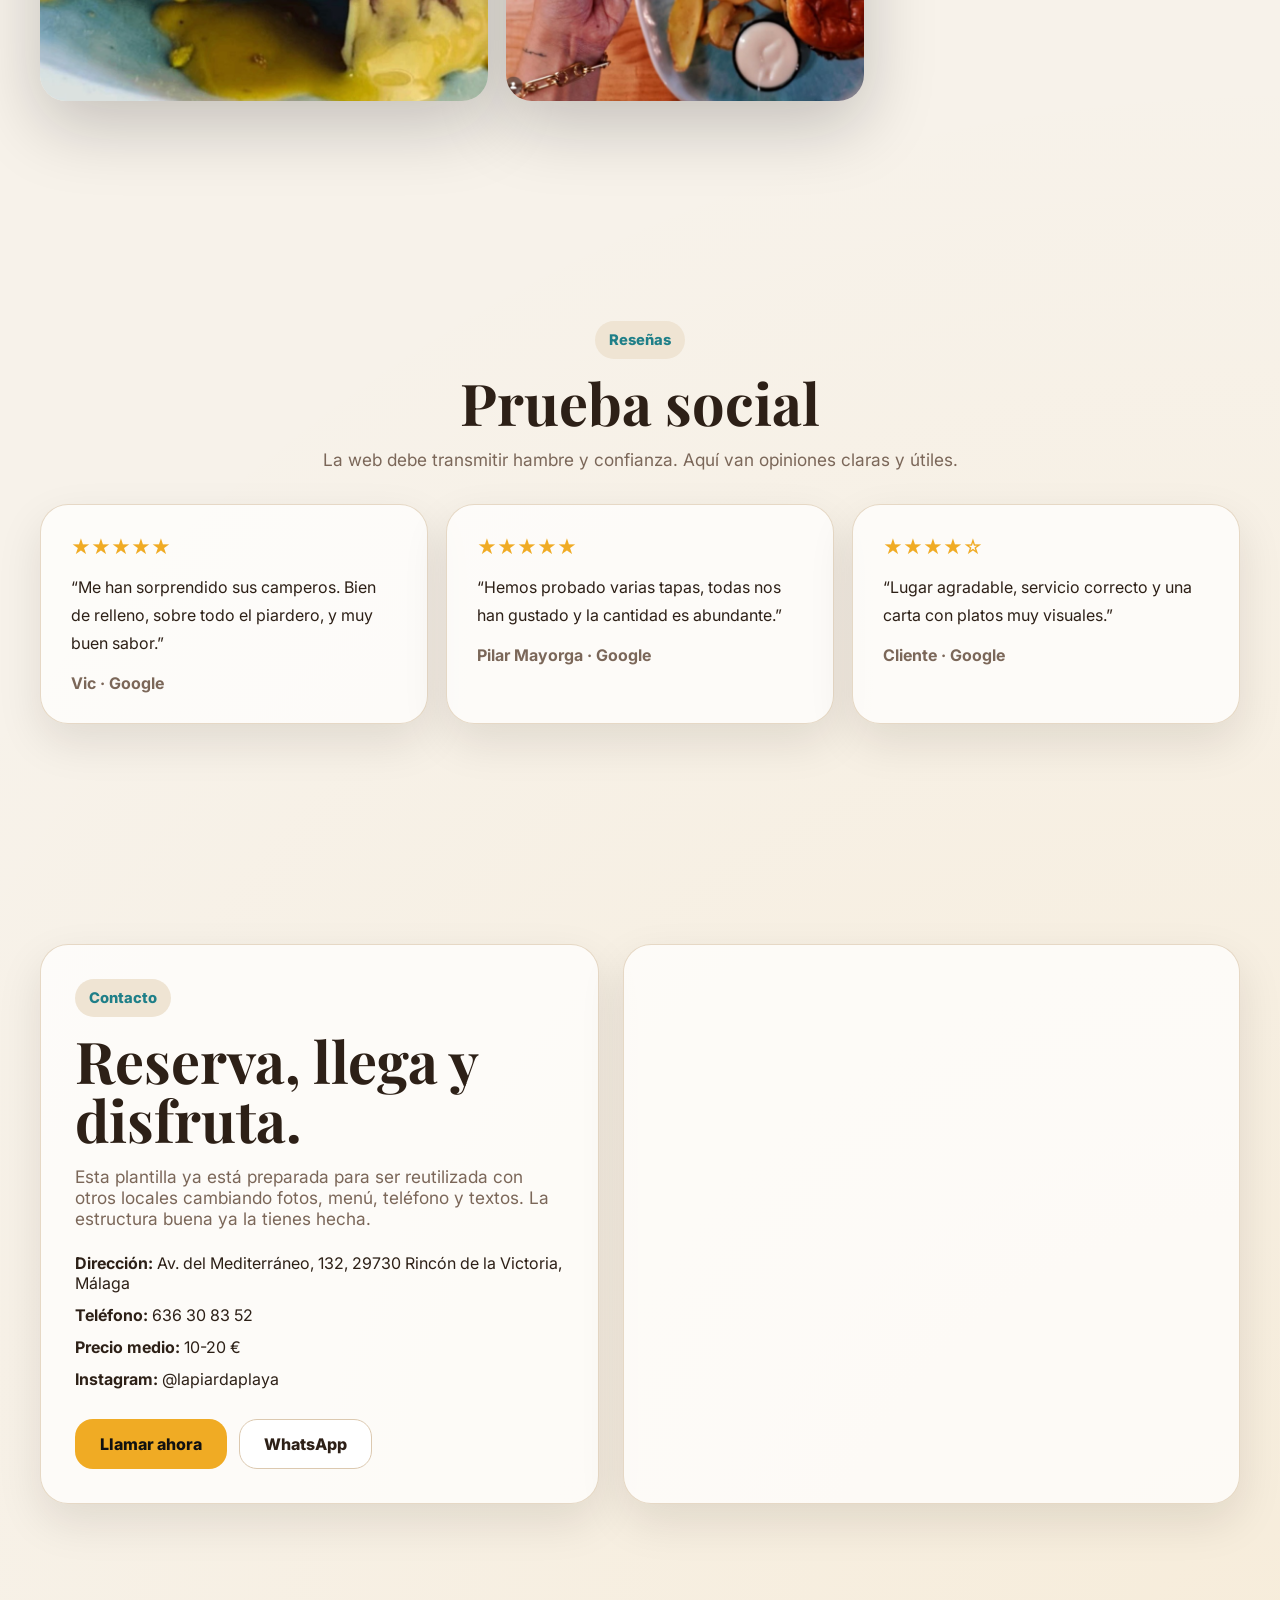
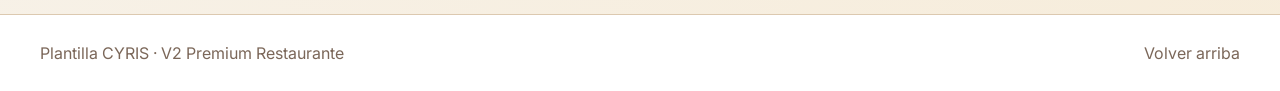
<file: la_piarda_v2_premium/index.html>
<!DOCTYPE html>
<html lang="es">
<head>
  <meta charset="UTF-8" />
  <meta name="viewport" content="width=device-width, initial-scale=1.0" />
  <title>La Piarda Playa | V2 Premium</title>
  <meta name="description" content="Plantilla premium para restaurantes inspirada en La Piarda Playa: hero visual, carta completa, galería potente y enfoque a reservas." />
  <meta name="theme-color" content="#10212b" />
  <link rel="preconnect" href="https://fonts.googleapis.com">
  <link rel="preconnect" href="https://fonts.gstatic.com" crossorigin>
  <link href="https://fonts.googleapis.com/css2?family=Playfair+Display:wght@600;700;800&family=Inter:wght@400;500;600;700;800&display=swap" rel="stylesheet">
  <link rel="stylesheet" href="styles.css" />
</head>
<body>
  <a class="floating-cta" href="https://wa.me/34636308352" target="_blank" rel="noopener noreferrer">Reservar por WhatsApp</a>

  <header class="site-header" id="top">
    <div class="container nav">
      <a class="brand" href="#top">LA PIARDA PLAYA</a>

      <nav class="desktop-nav">
        <a href="#concepto">Nosotros</a>
        <a href="#carta">Carta</a>
        <a href="#galeria">Galería</a>
        <a href="#resenas">Reseñas</a>
        <a href="#contacto">Contacto</a>
      </nav>

      <div class="nav-actions">
        <a class="btn btn-soft" href="tel:+34636308352">Llamar</a>
        <a class="btn btn-primary" href="https://wa.me/34636308352" target="_blank" rel="noopener noreferrer">Reservar</a>
      </div>

      <button class="menu-toggle" aria-label="Abrir menú">☰</button>
    </div>

    <div class="mobile-menu">
      <a href="#concepto">Nosotros</a>
      <a href="#carta">Carta</a>
      <a href="#galeria">Galería</a>
      <a href="#resenas">Reseñas</a>
      <a href="#contacto">Contacto</a>
      <a href="tel:+34636308352">Llamar</a>
    </div>
  </header>

  <section class="hero">
    <img src="assets/hero.jpg" alt="Exterior de La Piarda Playa" class="hero-image" />
    <div class="hero-overlay"></div>

    <div class="container hero-content">
      <div class="hero-pills">
        <span>Rincón de la Victoria</span>
        <span>4,2 · 271 reseñas</span>
        <span>10-20 €</span>
        <span>Tiene terraza</span>
      </div>

      <h1>Sol, playa y arena. <br>Y una carta que entra por los ojos.</h1>
      <p>
        Una propuesta visual y potente inspirada en La Piarda Playa: terraza frente al Mediterráneo,
        camperos, burgers especiales, arroces y platos pensados para abrir el apetito antes de llegar.
      </p>

      <div class="hero-actions">
        <a class="btn btn-primary" href="#carta">Ver carta</a>
        <a class="btn btn-glass" href="#contacto">Cómo llegar</a>
      </div>
    </div>
  </section>

  <section class="top-info">
    <div class="container top-info-grid">
      <article>
        <strong>Dirección</strong>
        <span>Av. del Mediterráneo, 132 · 29730 Rincón de la Victoria</span>
      </article>
      <article>
        <strong>Horario</strong>
        <span>Cerrado · Apertura 12:30</span>
      </article>
      <article>
        <strong>Servicios</strong>
        <span>Terraza · Para llevar · A domicilio</span>
      </article>
      <article>
        <strong>Teléfono</strong>
        <span>636 30 83 52</span>
      </article>
    </div>
  </section>

  <section class="section concept-section" id="concepto">
    <div class="container concept-grid">
      <div class="section-copy">
        <span class="eyebrow">El concepto</span>
        <h2>Una plantilla que parece restaurante real, no demo genérica.</h2>
        <p>
          Esta V2 está montada para competir mejor: hero con foto del local, bloques con presencia,
          carta completa por categorías, galería con platos realmente vendedores y llamadas a la acción claras.
        </p>
        <div class="concept-highlights">
          <div>
            <strong>Visual</strong>
            <span>Fotos más potentes para atraer reservas</span>
          </div>
          <div>
            <strong>Vendible</strong>
            <span>Bloques pensados para conversión y confianza</span>
          </div>
          <div>
            <strong>Reutilizable</strong>
            <span>Lista para adaptar a cualquier restaurante</span>
          </div>
        </div>
      </div>

      <div class="feature-card">
        <span class="feature-badge">Destacado</span>
        <h3>Hamburguesas especiales, camperos y carta visual</h3>
        <p>
          La estructura empuja muy bien los productos que más venden por imagen:
          pistacho, croissant burger, camperos y platos con color.
        </p>
        <ul>
          <li>CTA de reserva visible</li>
          <li>Menú por categorías arriba del título</li>
          <li>Bloques premium y responsive</li>
        </ul>
      </div>
    </div>
  </section>

  <section class="section signature-section">
    <div class="container">
      <div class="section-heading center">
        <span class="eyebrow">Platos con tirón</span>
        <h2>Lo primero que ve el cliente debe darle hambre</h2>
        <p>He priorizado los platos que mejor funcionan visualmente: burger/postre, camperos, tapas y plato colorido.</p>
      </div>

      <div class="signature-grid">
        <article class="signature-card large">
          <img src="assets/gallery-burger.jpg" alt="Burger premium con pistacho" />
          <div class="signature-copy">
            <span>Hamburguesa especial</span>
            <h3>Pistacho Foodies</h3>
            <p>Pan burger croissant, doble smash, cheddar americano, bacon, crema de pistacho y pistacho molido.</p>
          </div>
        </article>

        <article class="signature-card">
          <img src="assets/gallery-camperos.jpg" alt="Camperos del restaurante" />
          <div class="signature-copy">
            <span>Camperrazos</span>
            <h3>Camperos con identidad</h3>
          </div>
        </article>

        <article class="signature-card">
          <img src="assets/gallery-tapas.jpg" alt="Tapas variadas" />
          <div class="signature-copy">
            <span>La Tribu Comparte</span>
            <h3>Tapas para compartir</h3>
          </div>
        </article>

        <article class="signature-card">
          <img src="assets/gallery-plate.jpg" alt="Plato con colores vivos" />
          <div class="signature-copy">
            <span>Plato visual</span>
            <h3>Sabor y color</h3>
          </div>
        </article>
      </div>
    </div>
  </section>

  <section class="section menu-section" id="carta">
    <div class="container">
      <div class="section-heading center">
        <span class="eyebrow">Carta completa</span>
        <h2>Sabores de La Piarda</h2>
        <p>
          Menú por categorías arriba del título de bloque, como pediste. Más claro, más visual y mucho más útil para una web real.
        </p>
      </div>

      <div class="menu-tabs">
        <button class="tab active" data-category="tribu">La Tribu Comparte</button>
        <button class="tab" data-category="ensaladas">Ensaladas</button>
        <button class="tab" data-category="wok">Wok</button>
        <button class="tab" data-category="smash">Doble Smash</button>
        <button class="tab" data-category="roscones">Nuestros Roscones</button>
        <button class="tab" data-category="camperos">Camperazos</button>
        <button class="tab" data-category="arroces">Arroces</button>
        <button class="tab" data-category="tacos">Tacos Piarderos</button>
        <button class="tab" data-category="burgers">Hamburguesas Especiales</button>
      </div>

      <div class="menu-panel active" data-panel="tribu">
        <div class="menu-panel-header">
          <h3>La Tribu Comparte</h3>
          <p>Sol, playa y arena</p>
        </div>
        <div class="menu-grid">
          <article class="menu-card"><div><h4>Croquetas de jamón ibérico</h4><p>8 uds</p></div><strong>11,50€</strong></article>
          <article class="menu-card featured"><div><h4>Croquetas de pipil</h4><p>8 uds</p></div><strong>11,50€</strong></article>
          <article class="menu-card"><div><h4>Tequeños</h4><p>6 uds</p></div><strong>10,50€</strong></article>
          <article class="menu-card"><div><h4>Lagimitas de pollo</h4><p>Crujientes y potentes</p></div><strong>12,50€</strong></article>
          <article class="menu-card"><div><h4>Flamenquín de cheddar</h4><p>Ideal para compartir</p></div><strong>13,00€</strong></article>
          <article class="menu-card"><div><h4>Nachos “La Piarda”</h4><p>Con toppings y salsas</p></div><strong>14,00€</strong></article>
          <article class="menu-card"><div><h4>Quesadilla Burger</h4><p>Versión intensa y sabrosa</p></div><strong>9,50€</strong></article>
          <article class="menu-card"><div><h4>Quesadilla Pulled-Pork</h4><p>Con sabor ahumado</p></div><strong>9,50€</strong></article>
          <article class="menu-card"><div><h4>Quesadilla Chili</h4><p>Toque especiado</p></div><strong>9,50€</strong></article>
          <article class="menu-card"><div><h4>Poke Hawaiano</h4><p>Más fresco y ligero</p></div><strong>14,90€</strong></article>
          <article class="menu-card"><div><h4>Patatas fritas</h4><p>Guarnición clásica</p></div><strong>5,00€</strong></article>
          <article class="menu-card"><div><h4>Patatas gratinadas al roquefort</h4><p>Cremosas</p></div><strong>9,90€</strong></article>
          <article class="menu-card"><div><h4>Bravas con magníficas patatas teja</h4><p>Con carácter</p></div><strong>10,00€</strong></article>
          <article class="menu-card"><div><h4>Patatas Pulled Pork</h4><p>Más contundentes</p></div><strong>11,50€</strong></article>
          <article class="menu-card"><div><h4>Patatas Shawarma</h4><p>Con influencia árabe</p></div><strong>13,50€</strong></article>
          <article class="menu-card"><div><h4>Patatas Rancheras</h4><p>Toque tex-mex</p></div><strong>13,50€</strong></article>
        </div>
      </div>

      <div class="menu-panel" data-panel="ensaladas">
        <div class="menu-panel-header">
          <h3>Ensaladas</h3>
          <p>Opciones frescas</p>
        </div>
        <div class="menu-grid">
          <article class="menu-card"><div><h4>Mixta</h4><p>Atún, lechuga, tomate, cebolla morada y maíz</p></div><strong>9,50€</strong></article>
          <article class="menu-card featured"><div><h4>Cesar</h4><p>Tiras de pollo crujiente, parmesano, lechuga, tomate cherry, picatostes y salsa césar</p></div><strong>12,90€</strong></article>
          <article class="menu-card"><div><h4>De Cabra</h4><p>Tiras de pollo crujiente, queso de cabra, lechuga, tomate cherry, cebolla crujiente y salsa miel-mostaza</p></div><strong>12,90€</strong></article>
        </div>
      </div>

      <div class="menu-panel" data-panel="wok">
        <div class="menu-panel-header">
          <h3>Wok</h3>
          <p>Elegir entre arroz o noodles</p>
        </div>
        <div class="menu-grid">
          <article class="menu-card"><div><h4>Verduras</h4><p>Ligero y sabroso</p></div><strong>11,50€</strong></article>
          <article class="menu-card"><div><h4>Pollo</h4><p>Más proteína</p></div><strong>13,00€</strong></article>
          <article class="menu-card"><div><h4>Gambas</h4><p>Perfil marino</p></div><strong>13,00€</strong></article>
          <article class="menu-card featured"><div><h4>Pollo y gambas</h4><p>La combinación más completa</p></div><strong>14,00€</strong></article>
        </div>
      </div>

      <div class="menu-panel" data-panel="smash">
        <div class="menu-panel-header">
          <h3>Doble Smash</h3>
          <p>Carne y queso con pegada</p>
        </div>
        <div class="menu-grid">
          <article class="menu-card"><div><h4>Doble Smash Bacon Burger</h4><p>Bacon y salsa cheddar</p></div><strong>11,00€</strong></article>
          <article class="menu-card"><div><h4>Doble Smash Burger Cabramelizada</h4><p>Queso de cabra y cebolla caramelizada</p></div><strong>12,00€</strong></article>
          <article class="menu-card featured"><div><h4>Doble Smash Burger Original</h4><p>Cheddar americano, cebolla en mantequilla, pepinillo agridulce y auténtica salsa burger</p></div><strong>12,00€</strong></article>
        </div>
      </div>

      <div class="menu-panel" data-panel="roscones">
        <div class="menu-panel-header">
          <h3>Nuestros Roscones</h3>
          <p>Para nuestros piarderos vegetarianos, la carne se puede quitar</p>
        </div>
        <div class="menu-grid">
          <article class="menu-card"><div><h4>Serranito</h4><p>Pollo o lomo, jamón serrano, pimiento y mayonesa</p></div><strong>13,00€</strong></article>
          <article class="menu-card"><div><h4>Curry</h4><p>Pollo o lomo, queso, cebolla morada y mayonesa al curry</p></div><strong>13,00€</strong></article>
          <article class="menu-card"><div><h4>Roquefort</h4><p>Pollo o lomo, jamón serrano y roquefort</p></div><strong>13,00€</strong></article>
          <article class="menu-card"><div><h4>La Tribu</h4><p>Pollo o lomo, bacon, queso, lechuga, tomate y mayonesa</p></div><strong>13,00€</strong></article>
          <article class="menu-card"><div><h4>BBQ</h4><p>Pollo o lomo, cebolla en mantequilla, queso y salsa BBQ</p></div><strong>13,00€</strong></article>
          <article class="menu-card"><div><h4>Picantón</h4><p>Pollo o lomo, queso, cebolla crujiente y salsa brava</p></div><strong>13,00€</strong></article>
          <article class="menu-card"><div><h4>Cabramelizado</h4><p>Pollo o lomo, queso de cabra y cebolla caramelizada</p></div><strong>13,00€</strong></article>
          <article class="menu-card featured"><div><h4>Shawarma</h4><p>Carne de shawarma, queso, lechuga, hummus, cebolla morada y salsa yoghurt</p></div><strong>13,00€</strong></article>
        </div>
      </div>

      <div class="menu-panel" data-panel="camperos">
        <div class="menu-panel-header">
          <h3>Camperazos</h3>
          <p>La parte más reconocible del local</p>
        </div>
        <div class="menu-grid">
          <article class="menu-card"><div><h4>Normal</h4><p>Jamón, queso, tomate, lechuga y mayonesa</p></div><strong>5,80€</strong></article>
          <article class="menu-card"><div><h4>Atún</h4><p>Atún, jamón, queso, tomate, lechuga y mayonesa</p></div><strong>6,80€</strong></article>
          <article class="menu-card"><div><h4>Inglés</h4><p>Bacon, huevo, jamón, queso, tomate, lechuga y mayonesa</p></div><strong>6,80€</strong></article>
          <article class="menu-card"><div><h4>Pollo</h4><p>Pollo, jamón, queso, tomate, lechuga y mayonesa</p></div><strong>6,80€</strong></article>
          <article class="menu-card"><div><h4>Lomo</h4><p>Lomo, jamón, cheddar americano, tomate, lechuga y mayonesa</p></div><strong>6,80€</strong></article>
          <article class="menu-card"><div><h4>Pastela</h4><p>Carne de pollo con especias árabes, crema agria y toque de canela con azúcar glas</p></div><strong>7,50€</strong></article>
          <article class="menu-card"><div><h4>Africano</h4><p>Pollo, queso, cebolla caramelizada y mayonesa al curry</p></div><strong>7,50€</strong></article>
          <article class="menu-card"><div><h4>Serranito</h4><p>Lomo, jamón serrano, queso, pimiento, tomate y mayonesa</p></div><strong>7,50€</strong></article>
          <article class="menu-card"><div><h4>Aragón</h4><p>Pollo, bacon, huevo, cebolla caramelizada y crema agria</p></div><strong>7,80€</strong></article>
          <article class="menu-card"><div><h4>Cheddar</h4><p>Pollo, bacon, pork, queso, lechuga, tomate con toque de mayonesa y salsa cheddar</p></div><strong>7,80€</strong></article>
          <article class="menu-card featured"><div><h4>Piardero</h4><p>Pollo, bacon, jamón, huevo, queso, tomate, lechuga, mayonesa y ketchup al toque de pimienta</p></div><strong>7,80€</strong></article>
          <article class="menu-card"><div><h4>Pulled Pork</h4><p>Pulled Pork BBQ, cebolla mantequilla, jamón, queso, tomate y lechuga</p></div><strong>7,80€</strong></article>
        </div>
      </div>

      <div class="menu-panel" data-panel="arroces">
        <div class="menu-panel-header">
          <h3>Arroces</h3>
          <p>Mínimo dos personas</p>
        </div>
        <div class="menu-grid">
          <article class="menu-card"><div><h4>Mar y Granja</h4><p>Langostinos, mejillones y pollo · 15,50€ por persona / 26,50€ para dos</p></div><strong>Desde 15,50€</strong></article>
          <article class="menu-card"><div><h4>Ibérico</h4><p>Secreto ibérico, chorizo ibérico y champiñones · 17,00€ por persona</p></div><strong>17,00€</strong></article>
          <article class="menu-card featured"><div><h4>Arroz Negro</h4><p>Langostinos, pulpo y alioli con toque de pimentón de la Vera · 17,00€ por persona</p></div><strong>17,00€</strong></article>
        </div>
      </div>

      <div class="menu-panel" data-panel="tacos">
        <div class="menu-panel-header">
          <h3>Tacos Piarderos</h3>
          <p>Dos piezas, mucho sabor</p>
        </div>
        <div class="menu-grid">
          <article class="menu-card"><div><h4>Tacos Chidos</h4><p>Pollo picante, cheddar americano, cebolla encurtida, guacamole y lima · 2 uds</p></div><strong>8,50€</strong></article>
          <article class="menu-card featured"><div><h4>Tacos Japo</h4><p>Atún marinado en base de arroz, crema agria, mayonesa de kimchi y sriracha con toque crujiente de totopos y lima · 2 uds</p></div><strong>10,50€</strong></article>
        </div>
      </div>

      <div class="menu-panel" data-panel="burgers">
        <div class="menu-panel-header">
          <h3>Hamburguesas Especiales</h3>
          <p>Doble smash de 180g de ternera simmental de la mejor calidad, sabor y textura</p>
        </div>
        <div class="menu-grid">
          <article class="menu-card"><div><h4>Cheese Lover</h4><p>Doble Smash Burger · con aros crujientes de gouda, cheddar americano, cebolla caramelizada y crema agria</p></div><strong>12,00€</strong></article>
          <article class="menu-card"><div><h4>Donut Glass</h4><p>Doble Smash Burger · con cheddar americano, bacon, cochinita pibil y salsa cheddar</p></div><strong>14,50€</strong></article>
          <article class="menu-card"><div><h4>Lotus Croissant</h4><p>Pan burger croissant · Doble Smash Burger · con cheddar americano, bacon, crema de galleta lotus y crumble lotus</p></div><strong>14,50€</strong></article>
          <article class="menu-card featured"><div><h4>Pistacho Foodies</h4><p>Pan burger croissant · Doble Smash Burger · con cheddar americano, bacon, crema de pistacho y pistacho molido</p></div><strong>14,50€</strong></article>
        </div>
      </div>
    </div>
  </section>

  <section class="section gallery-section" id="galeria">
    <div class="container">
      <div class="section-heading">
        <span class="eyebrow">Galería</span>
        <h2>Fotos que sí empujan reservas</h2>
        <p>
          Aquí no meto fotos por rellenar. He dejado las más potentes: la burger premium de pistacho,
          los camperos, el mix de tapas y el plato con más color. Son las que mejor te venden el local.
        </p>
      </div>

      <div class="gallery-grid">
        <article class="gallery-item hero-shot">
          <img src="assets/gallery-burger.jpg" alt="Hamburguesa premium con pistacho" />
        </article>
        <article class="gallery-item">
          <img src="assets/gallery-camperos.jpg" alt="Camperos" />
        </article>
        <article class="gallery-item">
          <img src="assets/gallery-tapas.jpg" alt="Tapas variadas" />
        </article>
        <article class="gallery-item">
          <img src="assets/gallery-plate.jpg" alt="Plato colorido" />
        </article>
      </div>
    </div>
  </section>

  <section class="section reviews-section" id="resenas">
    <div class="container">
      <div class="section-heading center">
        <span class="eyebrow">Reseñas</span>
        <h2>Prueba social</h2>
        <p>La web debe transmitir hambre y confianza. Aquí van opiniones claras y útiles.</p>
      </div>

      <div class="reviews-grid">
        <article class="review-card">
          <div class="stars">★★★★★</div>
          <p>“Me han sorprendido sus camperos. Bien de relleno, sobre todo el piardero, y muy buen sabor.”</p>
          <span>Vic · Google</span>
        </article>
        <article class="review-card">
          <div class="stars">★★★★★</div>
          <p>“Hemos probado varias tapas, todas nos han gustado y la cantidad es abundante.”</p>
          <span>Pilar Mayorga · Google</span>
        </article>
        <article class="review-card">
          <div class="stars">★★★★☆</div>
          <p>“Lugar agradable, servicio correcto y una carta con platos muy visuales.”</p>
          <span>Cliente · Google</span>
        </article>
      </div>
    </div>
  </section>

  <section class="section contact-section" id="contacto">
    <div class="container contact-grid">
      <div class="contact-copy">
        <span class="eyebrow">Contacto</span>
        <h2>Reserva, llega y disfruta.</h2>
        <p>
          Esta plantilla ya está preparada para ser reutilizada con otros locales cambiando fotos, menú,
          teléfono y textos. La estructura buena ya la tienes hecha.
        </p>

        <ul class="contact-list">
          <li><strong>Dirección:</strong> Av. del Mediterráneo, 132, 29730 Rincón de la Victoria, Málaga</li>
          <li><strong>Teléfono:</strong> 636 30 83 52</li>
          <li><strong>Precio medio:</strong> 10-20 €</li>
          <li><strong>Instagram:</strong> @lapiardaplaya</li>
        </ul>

        <div class="contact-actions">
          <a class="btn btn-primary" href="tel:+34636308352">Llamar ahora</a>
          <a class="btn btn-soft" href="https://wa.me/34636308352" target="_blank" rel="noopener noreferrer">WhatsApp</a>
        </div>
      </div>

      <div class="map-card">
        <iframe title="Mapa La Piarda Playa" src="https://www.google.com/maps?q=Av.%20del%20Mediterr%C3%A1neo%20132%20Rinc%C3%B3n%20de%20la%20Victoria%20M%C3%A1laga&output=embed" loading="lazy"></iframe>
      </div>
    </div>
  </section>

  <footer class="site-footer">
    <div class="container footer-wrap">
      <span>Plantilla CYRIS · V2 Premium Restaurante</span>
      <a href="#top">Volver arriba</a>
    </div>
  </footer>

  <script src="script.js"></script>
</body>
</html>
</file>
<file: styles.css>
*{box-sizing:border-box}
html{scroll-behavior:smooth}
:root{
  --bg:#f7f2ea;
  --surface:#fffdfa;
  --surface-2:#efe4d3;
  --card:#fffaf4;
  --text:#2d2017;
  --muted:#7b6759;
  --line:#dcc9b0;
  --brand:#1f7f88;
  --brand-dark:#10212b;
  --accent:#f0ab24;
  --white:#ffffff;
  --shadow:0 18px 45px rgba(26, 18, 11, .10);
  --shadow-2:0 24px 70px rgba(13, 15, 20, .22);
  --radius:28px;
  --max:1200px;
}

body{
  margin:0;
  font-family:'Inter',system-ui,sans-serif;
  color:var(--text);
  background:
    radial-gradient(circle at top left, rgba(31,127,136,.08), transparent 22%),
    radial-gradient(circle at bottom right, rgba(240,171,36,.08), transparent 20%),
    var(--bg);
}
img{display:block;max-width:100%}
a{text-decoration:none;color:inherit}
button{font:inherit}
.container{width:min(var(--max), calc(100% - 40px)); margin:0 auto}

.floating-cta{
  position:fixed;right:20px;bottom:20px;z-index:90;
  background:var(--accent);color:#111;padding:14px 20px;border-radius:999px;
  font-weight:800;box-shadow:var(--shadow-2)
}

.site-header{
  position:sticky;top:0;z-index:80;
  backdrop-filter:blur(16px);
  background:rgba(255,250,245,.78);
  border-bottom:1px solid rgba(220,201,176,.6);
}
.nav{
  min-height:84px;display:flex;align-items:center;justify-content:space-between;gap:20px
}
.brand{
  font-weight:800;letter-spacing:.02em;font-size:2rem
}
.desktop-nav{
  display:flex;gap:28px;font-weight:600
}
.desktop-nav a{
  position:relative
}
.desktop-nav a::after{
  content:"";position:absolute;left:0;bottom:-8px;width:0;height:2px;background:var(--brand);transition:.28s
}
.desktop-nav a:hover::after{width:100%}
.nav-actions{display:flex;gap:12px}
.menu-toggle{
  display:none;border:1px solid var(--line);background:var(--white);border-radius:14px;padding:10px 14px
}
.mobile-menu{
  display:none;padding:0 20px 18px;border-top:1px solid rgba(220,201,176,.5)
}
.mobile-menu.open{display:grid;gap:12px}
.mobile-menu a{padding-top:10px;color:var(--muted);font-weight:600}

.btn{
  display:inline-flex;align-items:center;justify-content:center;
  padding:14px 24px;border-radius:18px;font-weight:800;transition:.22s;
  border:1px solid transparent
}
.btn:hover{transform:translateY(-1px)}
.btn-primary{background:var(--accent);color:#111}
.btn-soft{background:#fff;border-color:var(--line)}
.btn-glass{background:rgba(255,255,255,.14);color:#fff;border-color:rgba(255,255,255,.26)}

.hero{
  position:relative;min-height:90vh;display:grid;place-items:center;overflow:hidden
}
.hero-image{
  position:absolute;inset:0;width:100%;height:100%;object-fit:cover
}
.hero-overlay{
  position:absolute;inset:0;
  background:
    linear-gradient(180deg, rgba(16,33,43,.34), rgba(16,33,43,.66)),
    linear-gradient(90deg, rgba(0,0,0,.18), rgba(0,0,0,.08))
}
.hero-content{
  position:relative;z-index:2;color:#fff;text-align:center;
  max-width:980px;padding:130px 0 100px
}
.hero-pills{
  display:flex;justify-content:center;gap:12px;flex-wrap:wrap;margin-bottom:24px
}
.hero-pills span{
  padding:10px 16px;border-radius:999px;background:rgba(255,255,255,.12);
  border:1px solid rgba(255,255,255,.18);backdrop-filter:blur(10px)
}
.hero h1{
  margin:0 0 20px;
  font-family:'Playfair Display',serif;
  font-size:clamp(3rem, 7vw, 6rem);
  line-height:.98
}
.hero p{
  max-width:760px;margin:0 auto 34px;font-size:1.14rem;color:rgba(255,255,255,.90)
}
.hero-actions{
  display:flex;justify-content:center;gap:14px;flex-wrap:wrap
}

.top-info{
  border-top:1px solid var(--line);border-bottom:1px solid var(--line);background:rgba(255,255,255,.78)
}
.top-info-grid{
  padding:26px 0;display:grid;grid-template-columns:repeat(4,1fr);gap:18px
}
.top-info-grid article{display:flex;flex-direction:column;gap:8px}
.top-info-grid strong{font-size:.96rem}
.top-info-grid span{color:var(--muted)}

.section{padding:110px 0}
.section-heading{max-width:760px;margin:0 0 34px}
.section-heading.center{text-align:center;margin-inline:auto}
.eyebrow{
  display:inline-flex;align-items:center;gap:8px;
  padding:10px 14px;border-radius:999px;background:var(--surface-2);
  color:var(--brand);font-size:.92rem;font-weight:800;margin-bottom:14px
}
.section-heading h2,
.section-copy h2,
.menu-panel-header h3,
.contact-copy h2{
  margin:0;
  font-family:'Playfair Display',serif;
  font-size:clamp(2.5rem, 4.5vw, 4.2rem);
  line-height:1.02
}
.section-heading p,
.section-copy p,
.contact-copy p,
.menu-panel-header p{
  color:var(--muted);font-size:1.08rem
}

.concept-grid{
  display:grid;grid-template-columns:1.2fr .8fr;gap:24px;align-items:stretch
}
.section-copy,
.feature-card,
.contact-copy,
.map-card,
.review-card{
  background:rgba(255,255,255,.72);
  border:1px solid rgba(220,201,176,.7);
  border-radius:28px;
  box-shadow:var(--shadow)
}
.section-copy{padding:36px}
.concept-highlights{
  display:grid;grid-template-columns:repeat(3,1fr);gap:14px;margin-top:28px
}
.concept-highlights div{
  background:var(--card);padding:18px;border-radius:20px;border:1px solid var(--line)
}
.concept-highlights strong{display:block;margin-bottom:6px}
.concept-highlights span{color:var(--muted);font-size:.96rem}
.feature-card{
  padding:34px;background:linear-gradient(180deg,#122531,#0f1921);color:#fff
}
.feature-badge{
  display:inline-block;margin-bottom:16px;padding:9px 12px;border-radius:999px;
  background:rgba(255,255,255,.12)
}
.feature-card h3{
  margin:0 0 14px;font-size:2rem;font-family:'Playfair Display',serif
}
.feature-card p{color:rgba(255,255,255,.82)}
.feature-card ul{margin:22px 0 0;padding-left:18px;color:rgba(255,255,255,.88)}
.feature-card li+li{margin-top:10px}

.signature-grid{
  display:grid;grid-template-columns:1.2fr 1fr 1fr;gap:18px
}
.signature-card{
  position:relative;min-height:280px;border-radius:28px;overflow:hidden;box-shadow:var(--shadow-2)
}
.signature-card.large{grid-row:span 2;min-height:580px}
.signature-card img{
  width:100%;height:100%;object-fit:cover
}
.signature-card::after{
  content:"";position:absolute;inset:0;background:linear-gradient(180deg,rgba(0,0,0,.08),rgba(0,0,0,.58))
}
.signature-copy{
  position:absolute;left:22px;right:22px;bottom:22px;z-index:2;color:#fff
}
.signature-copy span{
  display:inline-block;margin-bottom:10px;padding:8px 12px;border-radius:999px;background:rgba(255,255,255,.14)
}
.signature-copy h3{
  margin:0 0 8px;font-family:'Playfair Display',serif;font-size:2rem
}
.signature-copy p{margin:0;color:rgba(255,255,255,.86)}

.menu-tabs{
  display:flex;gap:12px;flex-wrap:wrap;justify-content:center;margin:24px 0 52px
}
.tab{
  border:none;cursor:pointer;padding:15px 20px;border-radius:999px;
  background:var(--surface-2);font-weight:800;color:var(--text);transition:.22s
}
.tab.active{background:var(--brand);color:#fff}
.menu-panel{display:none}
.menu-panel.active{display:block}
.menu-panel-header{text-align:center;margin-bottom:34px}
.menu-grid{display:grid;grid-template-columns:repeat(2,1fr);gap:20px}
.menu-card{
  display:flex;justify-content:space-between;gap:18px;align-items:flex-start;
  background:rgba(255,255,255,.78);border:1px solid var(--line);border-radius:24px;padding:26px;
  box-shadow:var(--shadow)
}
.menu-card.featured{
  border-color:rgba(31,127,136,.35);
  box-shadow:0 18px 38px rgba(31,127,136,.10)
}
.menu-card h4{
  margin:0 0 10px;
  font-family:'Playfair Display',serif;font-size:1.95rem;line-height:1.02
}
.menu-card p{
  margin:0;color:var(--muted);font-size:1rem;line-height:1.45
}
.menu-card strong{
  white-space:nowrap;font-family:'Playfair Display',serif;font-size:1.9rem;color:var(--brand)
}

.gallery-grid{
  display:grid;grid-template-columns:1.25fr 1fr 1fr;gap:18px
}
.gallery-item{
  min-height:300px;border-radius:26px;overflow:hidden;box-shadow:var(--shadow-2)
}
.gallery-item.hero-shot{grid-row:span 2;min-height:620px}
.gallery-item img{
  width:100%;height:100%;object-fit:cover
}

.reviews-grid{
  display:grid;grid-template-columns:repeat(3,1fr);gap:18px
}
.review-card{
  padding:30px
}
.stars{color:var(--accent);font-size:1.2rem;margin-bottom:14px}
.review-card p{margin:0 0 16px;line-height:1.75}
.review-card span{color:var(--muted);font-weight:700}

.contact-grid{
  display:grid;grid-template-columns:.95fr 1.05fr;gap:24px;align-items:stretch
}
.contact-copy,.map-card{padding:34px}
.contact-list{
  list-style:none;padding:0;margin:24px 0 30px;display:grid;gap:12px
}
.contact-actions{display:flex;gap:12px;flex-wrap:wrap}
.map-card iframe{
  width:100%;height:100%;min-height:430px;border:0;border-radius:18px
}

.site-footer{
  padding:28px 0;background:#fff;border-top:1px solid var(--line)
}
.footer-wrap{
  display:flex;justify-content:space-between;align-items:center;gap:18px;color:var(--muted)
}

@media (max-width: 1100px){
  .top-info-grid,.reviews-grid{grid-template-columns:1fr 1fr}
  .concept-grid,.contact-grid{grid-template-columns:1fr}
  .signature-grid,.gallery-grid{grid-template-columns:1fr 1fr}
  .signature-card.large,.gallery-item.hero-shot{grid-row:auto;grid-column:1 / -1;min-height:420px}
}
@media (max-width: 860px){
  .desktop-nav,.nav-actions{display:none}
  .menu-toggle{display:block}
  .top-info-grid,.menu-grid,.reviews-grid,.signature-grid,.gallery-grid,.concept-highlights{grid-template-columns:1fr}
  .menu-card{flex-direction:column}
  .menu-card strong{font-size:1.7rem}
  .hero-content{padding-top:110px}
  .brand{font-size:1.45rem}
  .section{padding:90px 0}
  .footer-wrap{flex-direction:column;align-items:flex-start}
  .floating-cta{left:16px;right:16px;bottom:16px;text-align:center}
}
</file>
<file: la_piarda_v2_premium/styles.css>
*{box-sizing:border-box}
html{scroll-behavior:smooth}
:root{
  --bg:#f7f2ea;
  --surface:#fffdfa;
  --surface-2:#efe4d3;
  --card:#fffaf4;
  --text:#2d2017;
  --muted:#7b6759;
  --line:#dcc9b0;
  --brand:#1f7f88;
  --brand-dark:#10212b;
  --accent:#f0ab24;
  --white:#ffffff;
  --shadow:0 18px 45px rgba(26, 18, 11, .10);
  --shadow-2:0 24px 70px rgba(13, 15, 20, .22);
  --radius:28px;
  --max:1200px;
}

body{
  margin:0;
  font-family:'Inter',system-ui,sans-serif;
  color:var(--text);
  background:
    radial-gradient(circle at top left, rgba(31,127,136,.08), transparent 22%),
    radial-gradient(circle at bottom right, rgba(240,171,36,.08), transparent 20%),
    var(--bg);
}
img{display:block;max-width:100%}
a{text-decoration:none;color:inherit}
button{font:inherit}
.container{width:min(var(--max), calc(100% - 40px)); margin:0 auto}

.floating-cta{
  position:fixed;right:20px;bottom:20px;z-index:90;
  background:var(--accent);color:#111;padding:14px 20px;border-radius:999px;
  font-weight:800;box-shadow:var(--shadow-2)
}

.site-header{
  position:sticky;top:0;z-index:80;
  backdrop-filter:blur(16px);
  background:rgba(255,250,245,.78);
  border-bottom:1px solid rgba(220,201,176,.6);
}
.nav{
  min-height:84px;display:flex;align-items:center;justify-content:space-between;gap:20px
}
.brand{
  font-weight:800;letter-spacing:.02em;font-size:2rem
}
.desktop-nav{
  display:flex;gap:28px;font-weight:600
}
.desktop-nav a{
  position:relative
}
.desktop-nav a::after{
  content:"";position:absolute;left:0;bottom:-8px;width:0;height:2px;background:var(--brand);transition:.28s
}
.desktop-nav a:hover::after{width:100%}
.nav-actions{display:flex;gap:12px}
.menu-toggle{
  display:none;border:1px solid var(--line);background:var(--white);border-radius:14px;padding:10px 14px
}
.mobile-menu{
  display:none;padding:0 20px 18px;border-top:1px solid rgba(220,201,176,.5)
}
.mobile-menu.open{display:grid;gap:12px}
.mobile-menu a{padding-top:10px;color:var(--muted);font-weight:600}

.btn{
  display:inline-flex;align-items:center;justify-content:center;
  padding:14px 24px;border-radius:18px;font-weight:800;transition:.22s;
  border:1px solid transparent
}
.btn:hover{transform:translateY(-1px)}
.btn-primary{background:var(--accent);color:#111}
.btn-soft{background:#fff;border-color:var(--line)}
.btn-glass{background:rgba(255,255,255,.14);color:#fff;border-color:rgba(255,255,255,.26)}

.hero{
  position:relative;min-height:90vh;display:grid;place-items:center;overflow:hidden
}
.hero-image{
  position:absolute;inset:0;width:100%;height:100%;object-fit:cover
}
.hero-overlay{
  position:absolute;inset:0;
  background:
    linear-gradient(180deg, rgba(16,33,43,.34), rgba(16,33,43,.66)),
    linear-gradient(90deg, rgba(0,0,0,.18), rgba(0,0,0,.08))
}
.hero-content{
  position:relative;z-index:2;color:#fff;text-align:center;
  max-width:980px;padding:130px 0 100px
}
.hero-pills{
  display:flex;justify-content:center;gap:12px;flex-wrap:wrap;margin-bottom:24px
}
.hero-pills span{
  padding:10px 16px;border-radius:999px;background:rgba(255,255,255,.12);
  border:1px solid rgba(255,255,255,.18);backdrop-filter:blur(10px)
}
.hero h1{
  margin:0 0 20px;
  font-family:'Playfair Display',serif;
  font-size:clamp(3rem, 7vw, 6rem);
  line-height:.98
}
.hero p{
  max-width:760px;margin:0 auto 34px;font-size:1.14rem;color:rgba(255,255,255,.90)
}
.hero-actions{
  display:flex;justify-content:center;gap:14px;flex-wrap:wrap
}

.top-info{
  border-top:1px solid var(--line);border-bottom:1px solid var(--line);background:rgba(255,255,255,.78)
}
.top-info-grid{
  padding:26px 0;display:grid;grid-template-columns:repeat(4,1fr);gap:18px
}
.top-info-grid article{display:flex;flex-direction:column;gap:8px}
.top-info-grid strong{font-size:.96rem}
.top-info-grid span{color:var(--muted)}

.section{padding:110px 0}
.section-heading{max-width:760px;margin:0 0 34px}
.section-heading.center{text-align:center;margin-inline:auto}
.eyebrow{
  display:inline-flex;align-items:center;gap:8px;
  padding:10px 14px;border-radius:999px;background:var(--surface-2);
  color:var(--brand);font-size:.92rem;font-weight:800;margin-bottom:14px
}
.section-heading h2,
.section-copy h2,
.menu-panel-header h3,
.contact-copy h2{
  margin:0;
  font-family:'Playfair Display',serif;
  font-size:clamp(2.5rem, 4.5vw, 4.2rem);
  line-height:1.02
}
.section-heading p,
.section-copy p,
.contact-copy p,
.menu-panel-header p{
  color:var(--muted);font-size:1.08rem
}

.concept-grid{
  display:grid;grid-template-columns:1.2fr .8fr;gap:24px;align-items:stretch
}
.section-copy,
.feature-card,
.contact-copy,
.map-card,
.review-card{
  background:rgba(255,255,255,.72);
  border:1px solid rgba(220,201,176,.7);
  border-radius:28px;
  box-shadow:var(--shadow)
}
.section-copy{padding:36px}
.concept-highlights{
  display:grid;grid-template-columns:repeat(3,1fr);gap:14px;margin-top:28px
}
.concept-highlights div{
  background:var(--card);padding:18px;border-radius:20px;border:1px solid var(--line)
}
.concept-highlights strong{display:block;margin-bottom:6px}
.concept-highlights span{color:var(--muted);font-size:.96rem}
.feature-card{
  padding:34px;background:linear-gradient(180deg,#122531,#0f1921);color:#fff
}
.feature-badge{
  display:inline-block;margin-bottom:16px;padding:9px 12px;border-radius:999px;
  background:rgba(255,255,255,.12)
}
.feature-card h3{
  margin:0 0 14px;font-size:2rem;font-family:'Playfair Display',serif
}
.feature-card p{color:rgba(255,255,255,.82)}
.feature-card ul{margin:22px 0 0;padding-left:18px;color:rgba(255,255,255,.88)}
.feature-card li+li{margin-top:10px}

.signature-grid{
  display:grid;grid-template-columns:1.2fr 1fr 1fr;gap:18px
}
.signature-card{
  position:relative;min-height:280px;border-radius:28px;overflow:hidden;box-shadow:var(--shadow-2)
}
.signature-card.large{grid-row:span 2;min-height:580px}
.signature-card img{
  width:100%;height:100%;object-fit:cover
}
.signature-card::after{
  content:"";position:absolute;inset:0;background:linear-gradient(180deg,rgba(0,0,0,.08),rgba(0,0,0,.58))
}
.signature-copy{
  position:absolute;left:22px;right:22px;bottom:22px;z-index:2;color:#fff
}
.signature-copy span{
  display:inline-block;margin-bottom:10px;padding:8px 12px;border-radius:999px;background:rgba(255,255,255,.14)
}
.signature-copy h3{
  margin:0 0 8px;font-family:'Playfair Display',serif;font-size:2rem
}
.signature-copy p{margin:0;color:rgba(255,255,255,.86)}

.menu-tabs{
  display:flex;gap:12px;flex-wrap:wrap;justify-content:center;margin:24px 0 52px
}
.tab{
  border:none;cursor:pointer;padding:15px 20px;border-radius:999px;
  background:var(--surface-2);font-weight:800;color:var(--text);transition:.22s
}
.tab.active{background:var(--brand);color:#fff}
.menu-panel{display:none}
.menu-panel.active{display:block}
.menu-panel-header{text-align:center;margin-bottom:34px}
.menu-grid{display:grid;grid-template-columns:repeat(2,1fr);gap:20px}
.menu-card{
  display:flex;justify-content:space-between;gap:18px;align-items:flex-start;
  background:rgba(255,255,255,.78);border:1px solid var(--line);border-radius:24px;padding:26px;
  box-shadow:var(--shadow)
}
.menu-card.featured{
  border-color:rgba(31,127,136,.35);
  box-shadow:0 18px 38px rgba(31,127,136,.10)
}
.menu-card h4{
  margin:0 0 10px;
  font-family:'Playfair Display',serif;font-size:1.95rem;line-height:1.02
}
.menu-card p{
  margin:0;color:var(--muted);font-size:1rem;line-height:1.45
}
.menu-card strong{
  white-space:nowrap;font-family:'Playfair Display',serif;font-size:1.9rem;color:var(--brand)
}

.gallery-grid{
  display:grid;grid-template-columns:1.25fr 1fr 1fr;gap:18px
}
.gallery-item{
  min-height:300px;border-radius:26px;overflow:hidden;box-shadow:var(--shadow-2)
}
.gallery-item.hero-shot{grid-row:span 2;min-height:620px}
.gallery-item img{
  width:100%;height:100%;object-fit:cover
}

.reviews-grid{
  display:grid;grid-template-columns:repeat(3,1fr);gap:18px
}
.review-card{
  padding:30px
}
.stars{color:var(--accent);font-size:1.2rem;margin-bottom:14px}
.review-card p{margin:0 0 16px;line-height:1.75}
.review-card span{color:var(--muted);font-weight:700}

.contact-grid{
  display:grid;grid-template-columns:.95fr 1.05fr;gap:24px;align-items:stretch
}
.contact-copy,.map-card{padding:34px}
.contact-list{
  list-style:none;padding:0;margin:24px 0 30px;display:grid;gap:12px
}
.contact-actions{display:flex;gap:12px;flex-wrap:wrap}
.map-card iframe{
  width:100%;height:100%;min-height:430px;border:0;border-radius:18px
}

.site-footer{
  padding:28px 0;background:#fff;border-top:1px solid var(--line)
}
.footer-wrap{
  display:flex;justify-content:space-between;align-items:center;gap:18px;color:var(--muted)
}

@media (max-width: 1100px){
  .top-info-grid,.reviews-grid{grid-template-columns:1fr 1fr}
  .concept-grid,.contact-grid{grid-template-columns:1fr}
  .signature-grid,.gallery-grid{grid-template-columns:1fr 1fr}
  .signature-card.large,.gallery-item.hero-shot{grid-row:auto;grid-column:1 / -1;min-height:420px}
}
@media (max-width: 860px){
  .desktop-nav,.nav-actions{display:none}
  .menu-toggle{display:block}
  .top-info-grid,.menu-grid,.reviews-grid,.signature-grid,.gallery-grid,.concept-highlights{grid-template-columns:1fr}
  .menu-card{flex-direction:column}
  .menu-card strong{font-size:1.7rem}
  .hero-content{padding-top:110px}
  .brand{font-size:1.45rem}
  .section{padding:90px 0}
  .footer-wrap{flex-direction:column;align-items:flex-start}
  .floating-cta{left:16px;right:16px;bottom:16px;text-align:center}
}
</file>
